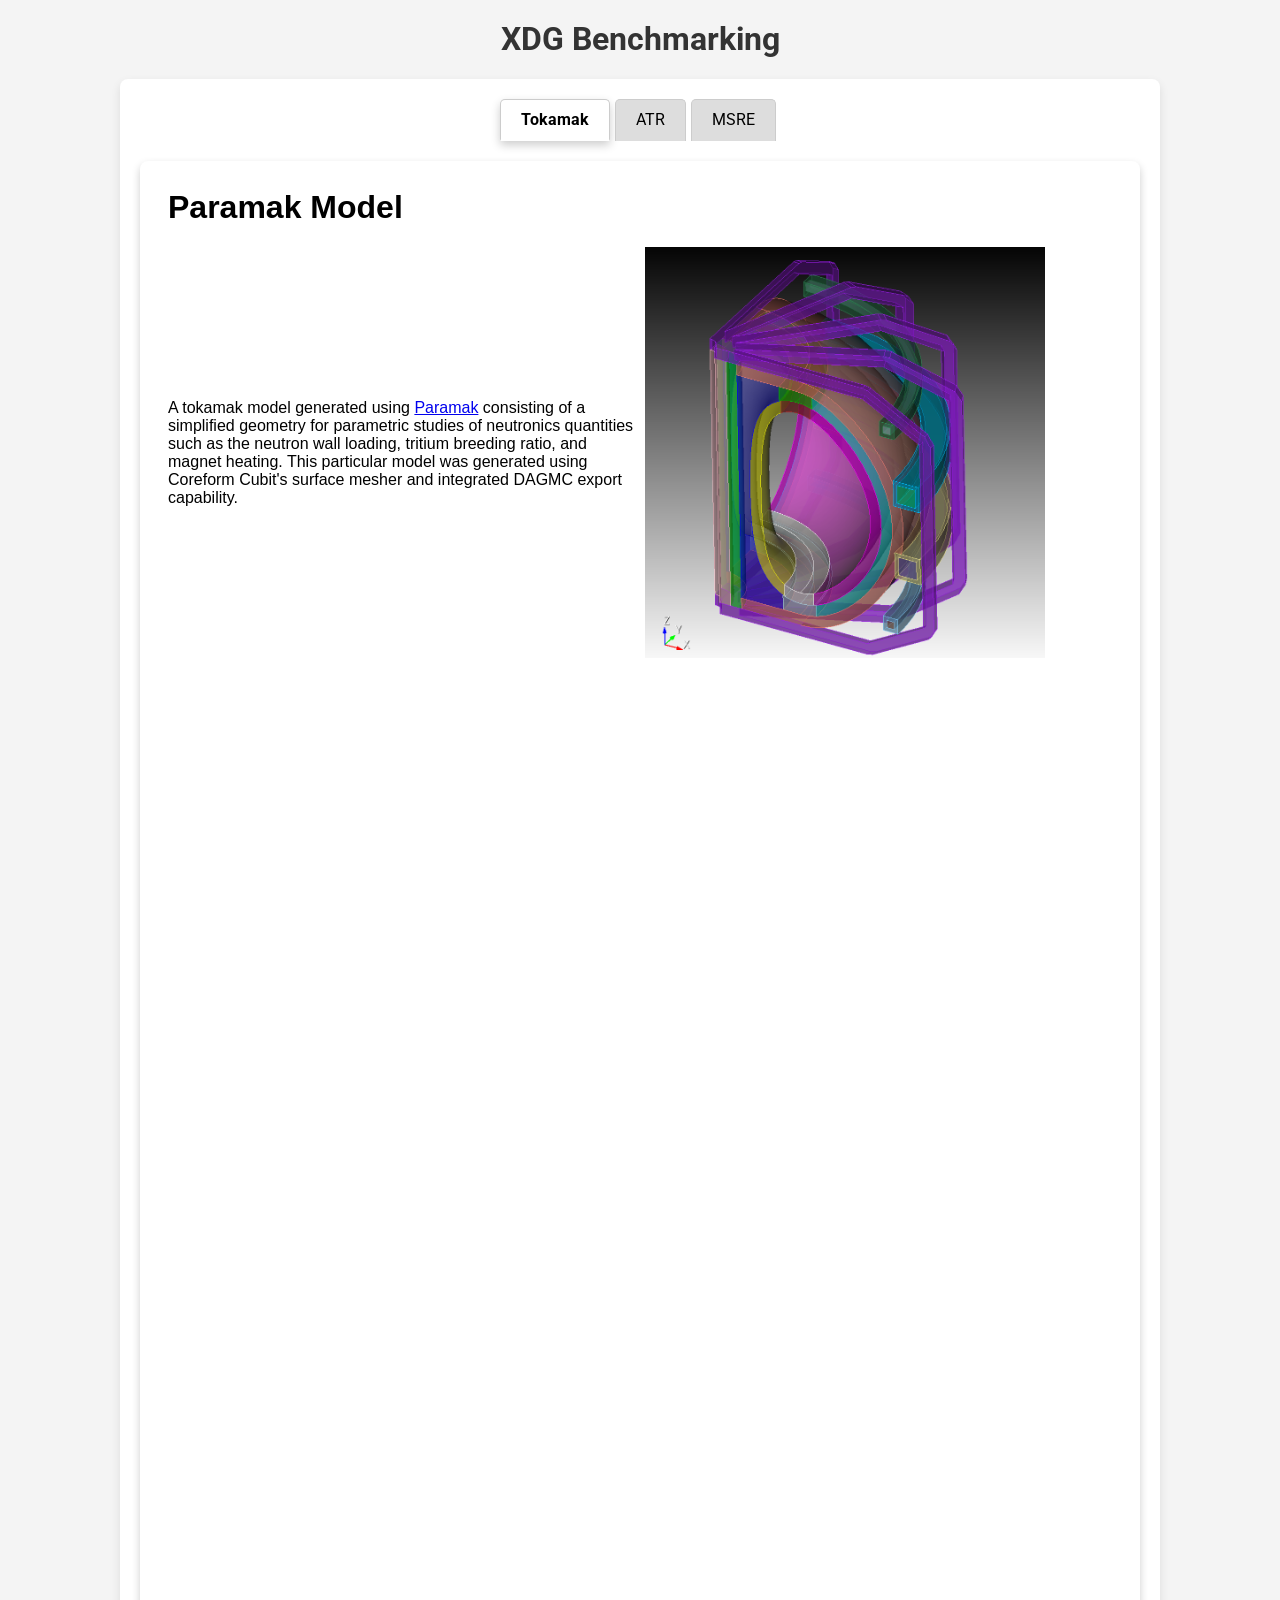
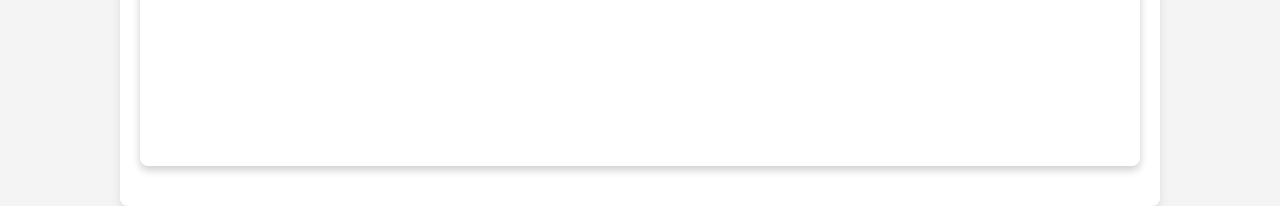
<file: index.html>
<!DOCTYPE html>
<html lang="en">
<head>
    <meta charset="UTF-8">
    <meta name="viewport" content="width=device-width, initial-scale=1.0">
    <title>XDG Benchmarking</title>
    <link rel="icon" type="image/x-icon" href="assets/xdg-favicon.png">
    <!-- Load Roboto font -->
    <link rel="stylesheet" href="https://fonts.googleapis.com/css2?family=Roboto&display=swap" type="text/css">

    <style>
        body {
            font-family: 'Roboto', sans-serif;
            background-color: #f4f4f4;
            margin: 0;
            padding: 0;
            text-align: center;
        }
        h1 {
            color: #333;
            margin-top: 20px;
        }
        .container {
            width: 90%;
            max-width: 1000px;
            margin: auto;
            background: white;
            padding: 20px;
            box-shadow: 0px 4px 10px rgba(0, 0, 0, 0.1);
            border-radius: 8px;
        }
        .tab-container {
            display: flex;
            justify-content: center;
            margin-bottom: 20px;
            flex-wrap: wrap;
        }
        .tab {
            padding: 10px 20px;
            cursor: pointer;
            background: #ddd;
            border: 1px solid #ccc;
            border-bottom: none;
            margin-right: 5px;
            border-radius: 5px 5px 0 0;
            transition: background 0.3s;
        }
        .tab:hover {
            background: #bbb;
        }
        .active-tab {
            background: #fff;
            border-bottom: 2px solid white;
            box-shadow: 0px 4px 10px rgba(0, 0, 0, 0.2);
            font-weight: bold;
        }
        .sub-tab-container {
            display: none;
            margin-top: 10px;
        }
        .tab-content {
            display: none;
        }
        .tab-content.active {
            display: block;
        }
        iframe {
            width: 100%;
            height: 1200px;
            max-height: 120vh;
            border: none;
        }
        #description-frame {
            height: auto;
            min-height: 400px;
            max-height: none;
        }
        .modelDescription {
            font-family: 'Roboto', sans-serif;
        }
    </style>
</head>
<body>

    <h1>XDG Benchmarking</h1>

    <div class="container">
        <!-- Main Category Tabs -->
        <div class="tab-container">
            
                <div class="tab" onclick="openPlot(event, 'dashboards/tokamak_description.html', 'dashboards/tokamak.html')">Tokamak</div>
            
                <div class="tab" onclick="openPlot(event, 'dashboards/atr_description.html', 'dashboards/atr.html')">ATR</div>
            
                <div class="tab" onclick="openPlot(event, 'dashboards/msre_description.html', 'dashboards/msre.html')">MSRE</div>
            
        </div>

        <!-- Plot Content -->
        <div id="plot-container">
        <div style="box-shadow: 0 4px 8px rgba(0,0,0,0.2); background: #fff; padding: 20px; margin: 20px auto; border-radius: 8px;">
            <iframe id="description-frame" src="" style="display: none;"></iframe>
            <iframe id="plot-frame" src="" style="display: none;"></iframe>
        </div>
        </div>
    </div>

    <script>
        function openPlot(event, descSrc, plotSrc) {
            let tabs = document.querySelectorAll('.tab');
            tabs.forEach(tab => tab.classList.remove('active-tab'));
            event.currentTarget.classList.add('active-tab');

            let descFrame = document.getElementById("description-frame");
            descFrame.src = descSrc;
            descFrame.style.display = "block";
            descFrame.onload = function() {
                descFrame.style.height = descFrame.contentWindow.document.body.scrollHeight + 'px';
            };

            let plotFrame = document.getElementById("plot-frame");
            plotFrame.src = plotSrc;
            plotFrame.style.display = "block";
        }

        // Auto-load the first plot when the page loads
        window.onload = function() {
            let firstTab = document.querySelector(".tab");
            if (firstTab) {
                firstTab.click();
            }
        };
    </script>

</body>
</html>
</file>
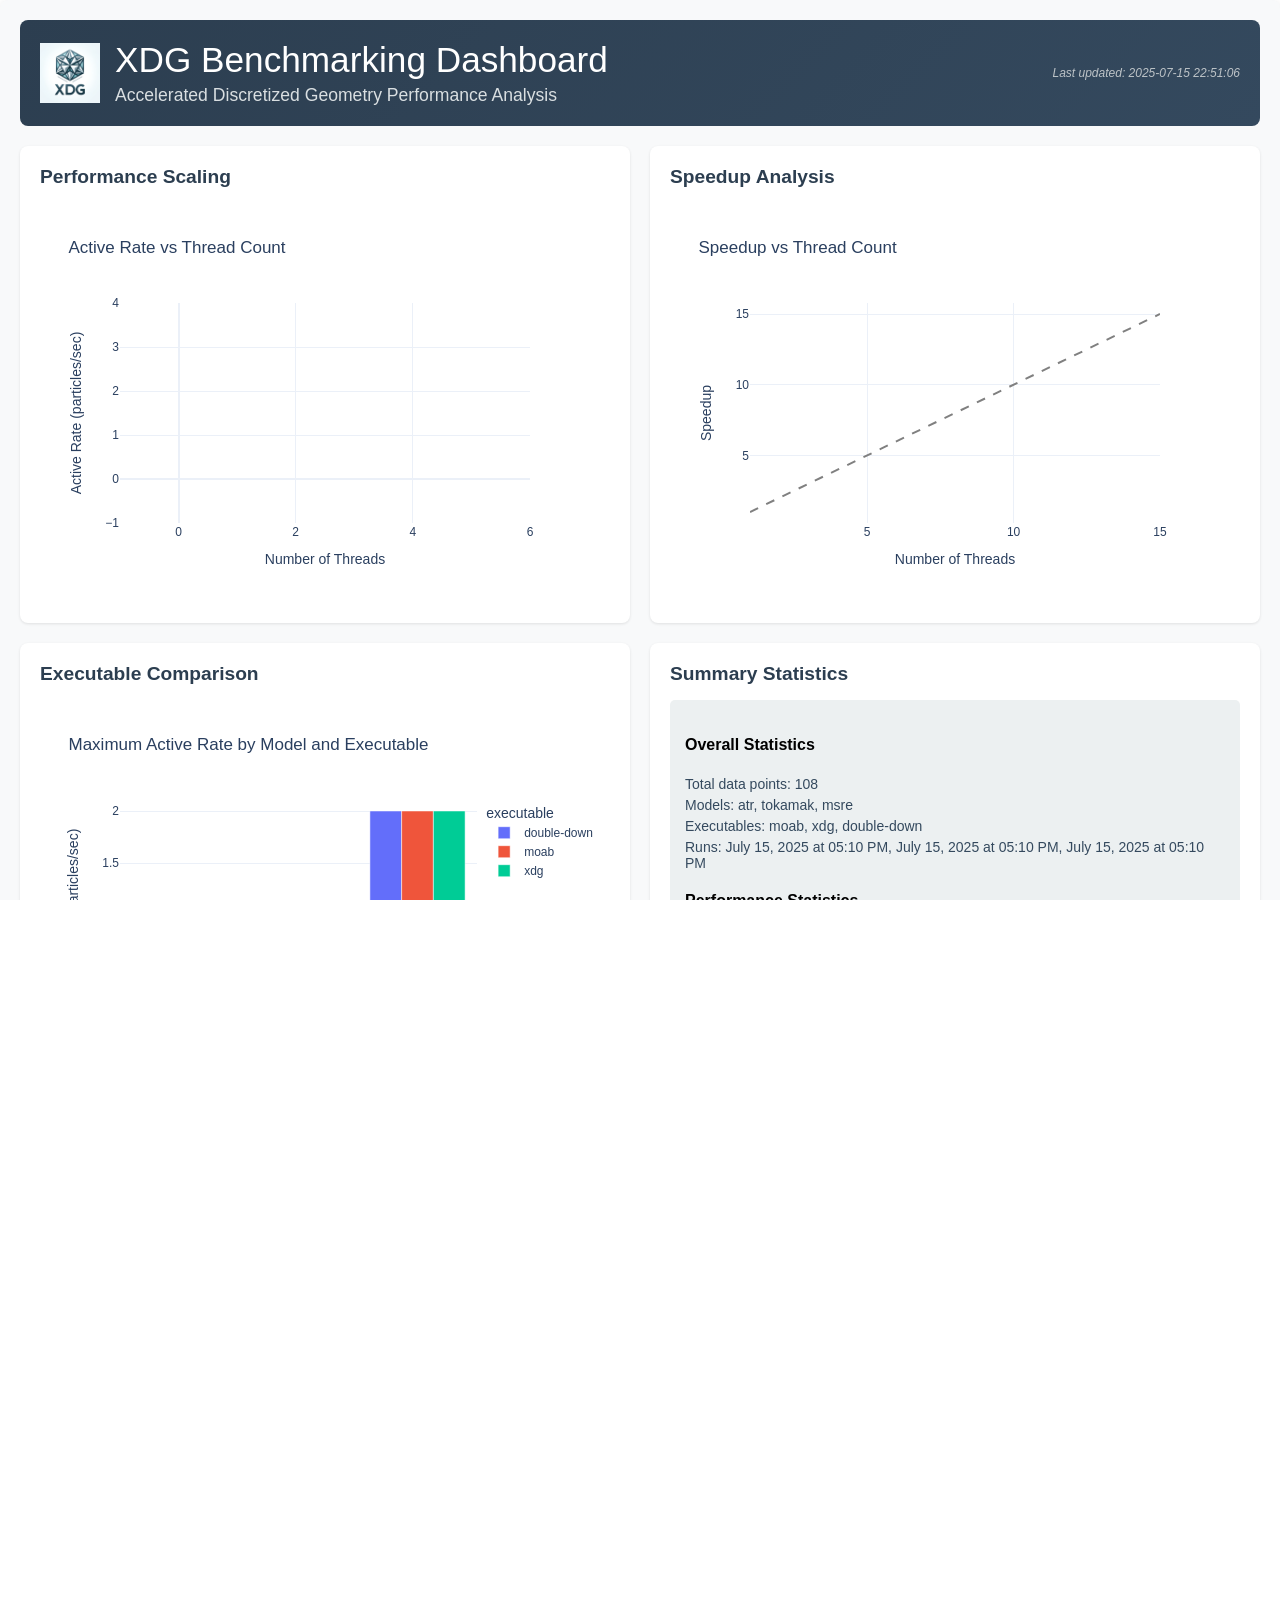
<file: docs/index.html>
<!DOCTYPE html>
<html lang="en">
<head>
    <meta charset="UTF-8">
    <meta name="viewport" content="width=device-width, initial-scale=1.0">
    <title>XDG Benchmarking Dashboard</title>
    <link rel="stylesheet" href="https://cdnjs.cloudflare.com/ajax/libs/font-awesome/6.0.0/css/all.min.css">
    <link rel="stylesheet" href="assets/dashboard.css">
    <script src="https://cdn.plot.ly/plotly-latest.min.js"></script>
</head>
<body>
    <div class="dashboard-container">
        <!-- Header -->
        <div class="dashboard-header">
            <div class="header-left">
                <img src="assets/xdg-logo.png" alt="XDG Logo" class="xdg-logo">
                <div class="header-text">
                    <h1 class="dashboard-title">XDG Benchmarking Dashboard</h1>
                    <p class="dashboard-subtitle">Accelerated Discretized Geometry Performance Analysis</p>
                </div>
            </div>
            <div class="header-controls">
                <div class="last-updated">Last updated: 2025-07-15 22:51:06</div>
            </div>
        </div>

        <!-- Charts -->
        <div class="charts-row">
            <div class="chart-section">
                <h3 class="chart-title">Performance Scaling</h3>
                <div class="chart-container">
                    <div>                            <div id="8202fa68-2a2f-4e55-b457-c24af7f31803" class="plotly-graph-div" style="height:400px; width:100%;"></div>            <script type="text/javascript">                window.PLOTLYENV=window.PLOTLYENV || {};                                if (document.getElementById("8202fa68-2a2f-4e55-b457-c24af7f31803")) {                    Plotly.newPlot(                        "8202fa68-2a2f-4e55-b457-c24af7f31803",                        [{"hovertemplate":"Model: Atr\u003cbr\u003eThreads: %{x}\u003cbr\u003eActive Rate: %{y:.2f}\u003cextra\u003e\u003c\u002fextra\u003e","mode":"lines+markers","name":"MOAB - Atr","x":{"dtype":"i1","bdata":"AQEBBQUFCgoKDw8P"},"y":{"dtype":"f8","bdata":"cT0K16NYdEBxPQrXo1h0QHE9CtejWHRACtejcD1ggUAK16NwPWCBQArXo3A9YIFAPQrXo3BPhkA9CtejcE+GQD0K16NwT4ZArkfhehTWh0CuR+F6FNaHQK5H4XoU1odA"},"type":"scatter"},{"hovertemplate":"Model: Tokamak\u003cbr\u003eThreads: %{x}\u003cbr\u003eActive Rate: %{y:.2f}\u003cextra\u003e\u003c\u002fextra\u003e","mode":"lines+markers","name":"MOAB - Tokamak","x":{"dtype":"i1","bdata":"AQEBBQUFCgoKDw8P"},"y":{"dtype":"f8","bdata":"mpmZmZl\u002fjkCamZmZmX+OQJqZmZmZf45AKVyPwvVNk0ApXI\u002fC9U2TQClcj8L1TZNAZmZmZmaXlkBmZmZmZpeWQGZmZmZml5ZAhetRuB6xlkCF61G4HrGWQIXrUbgesZZA"},"type":"scatter"},{"hovertemplate":"Model: Msre\u003cbr\u003eThreads: %{x}\u003cbr\u003eActive Rate: %{y:.2f}\u003cextra\u003e\u003c\u002fextra\u003e","mode":"lines+markers","name":"MOAB - Msre","x":{"dtype":"i1","bdata":"AQEBBQUFCgoKDw8P"},"y":{"dtype":"f8","bdata":"MzMzMzOTREAzMzMzM5NEQDMzMzMzk0RAMzMzMzOTTUAzMzMzM5NNQDMzMzMzk01ACtejcD0KUUAK16NwPQpRQArXo3A9ClFAMzMzMzODUkAzMzMzM4NSQDMzMzMzg1JA"},"type":"scatter"},{"hovertemplate":"Model: Atr\u003cbr\u003eThreads: %{x}\u003cbr\u003eActive Rate: %{y:.2f}\u003cextra\u003e\u003c\u002fextra\u003e","mode":"lines+markers","name":"XDG - Atr","x":{"dtype":"i1","bdata":"AQEBBQUFCgoKDw8P"},"y":{"dtype":"f8","bdata":"FK5H4XoshEAUrkfheiyEQBSuR+F6LIRAw\u002fUoXI9roUDD9Shcj2uhQMP1KFyPa6FArkfhelRpsECuR+F6VGmwQK5H4XpUabBAcT0K16Myt0BxPQrXozK3QHE9CtejMrdA"},"type":"scatter"},{"hovertemplate":"Model: Tokamak\u003cbr\u003eThreads: %{x}\u003cbr\u003eActive Rate: %{y:.2f}\u003cextra\u003e\u003c\u002fextra\u003e","mode":"lines+markers","name":"XDG - Tokamak","x":{"dtype":"i1","bdata":"AQEBBQUFCgoKDw8P"},"y":{"dtype":"f8","bdata":"XI\u002fC9SjRuEBcj8L1KNG4QFyPwvUo0bhApHA9Cleo0kCkcD0KV6jSQKRwPQpXqNJA4XoUrl834UDhehSuXzfhQOF6FK5fN+FAFK5H4XrE50AUrkfhesTnQBSuR+F6xOdA"},"type":"scatter"},{"hovertemplate":"Model: Msre\u003cbr\u003eThreads: %{x}\u003cbr\u003eActive Rate: %{y:.2f}\u003cextra\u003e\u003c\u002fextra\u003e","mode":"lines+markers","name":"XDG - Msre","x":{"dtype":"i1","bdata":"AQEBBQUFCgoKDw8P"},"y":{"dtype":"f8","bdata":"mpmZmZkdgECamZmZmR2AQJqZmZmZHYBAzczMzMxLlkDNzMzMzEuWQM3MzMzMS5ZAmpmZmRnHo0CamZmZGcejQJqZmZkZx6NA7FG4HgXerEDsUbgeBd6sQOxRuB4F3qxA"},"type":"scatter"},{"hovertemplate":"Model: Atr\u003cbr\u003eThreads: %{x}\u003cbr\u003eActive Rate: %{y:.2f}\u003cextra\u003e\u003c\u002fextra\u003e","mode":"lines+markers","name":"DOUBLE-DOWN - Atr","x":{"dtype":"i1","bdata":"AQEBBQUFCgoKDw8P"},"y":{"dtype":"f8","bdata":"cT0K16PEhEBxPQrXo8SEQHE9CtejxIRAPQrXo3CCoEA9CtejcIKgQD0K16NwgqBArkfhepRtrkCuR+F6lG2uQK5H4XqUba5APQrXozCotkA9CtejMKi2QD0K16MwqLZA"},"type":"scatter"},{"hovertemplate":"Model: Tokamak\u003cbr\u003eThreads: %{x}\u003cbr\u003eActive Rate: %{y:.2f}\u003cextra\u003e\u003c\u002fextra\u003e","mode":"lines+markers","name":"DOUBLE-DOWN - Tokamak","x":{"dtype":"i1","bdata":"AQEBBQUFCgoKDw8P"},"y":{"dtype":"f8","bdata":"SOF6FC5ItkBI4XoULki2QEjhehQuSLZApHA9Cqc20UCkcD0KpzbRQKRwPQqnNtFACtejcL2S30AK16NwvZLfQArXo3C9kt9AKVyPwhVM5UApXI\u002fCFUzlQClcj8IVTOVA"},"type":"scatter"},{"hovertemplate":"Model: Msre\u003cbr\u003eThreads: %{x}\u003cbr\u003eActive Rate: %{y:.2f}\u003cextra\u003e\u003c\u002fextra\u003e","mode":"lines+markers","name":"DOUBLE-DOWN - Msre","x":{"dtype":"i1","bdata":"AQEBBQUFCgoKDw8P"},"y":{"dtype":"f8","bdata":"7FG4HoUHf0DsUbgehQd\u002fQOxRuB6FB39ApHA9Ctc+lUCkcD0K1z6VQKRwPQrXPpVA16NwPYowo0DXo3A9ijCjQNejcD2KMKNAzczMzMwhq0DNzMzMzCGrQM3MzMzMIatA"},"type":"scatter"}],                        {"template":{"data":{"barpolar":[{"marker":{"line":{"color":"white","width":0.5},"pattern":{"fillmode":"overlay","size":10,"solidity":0.2}},"type":"barpolar"}],"bar":[{"error_x":{"color":"#2a3f5f"},"error_y":{"color":"#2a3f5f"},"marker":{"line":{"color":"white","width":0.5},"pattern":{"fillmode":"overlay","size":10,"solidity":0.2}},"type":"bar"}],"carpet":[{"aaxis":{"endlinecolor":"#2a3f5f","gridcolor":"#C8D4E3","linecolor":"#C8D4E3","minorgridcolor":"#C8D4E3","startlinecolor":"#2a3f5f"},"baxis":{"endlinecolor":"#2a3f5f","gridcolor":"#C8D4E3","linecolor":"#C8D4E3","minorgridcolor":"#C8D4E3","startlinecolor":"#2a3f5f"},"type":"carpet"}],"choropleth":[{"colorbar":{"outlinewidth":0,"ticks":""},"type":"choropleth"}],"contourcarpet":[{"colorbar":{"outlinewidth":0,"ticks":""},"type":"contourcarpet"}],"contour":[{"colorbar":{"outlinewidth":0,"ticks":""},"colorscale":[[0.0,"#0d0887"],[0.1111111111111111,"#46039f"],[0.2222222222222222,"#7201a8"],[0.3333333333333333,"#9c179e"],[0.4444444444444444,"#bd3786"],[0.5555555555555556,"#d8576b"],[0.6666666666666666,"#ed7953"],[0.7777777777777778,"#fb9f3a"],[0.8888888888888888,"#fdca26"],[1.0,"#f0f921"]],"type":"contour"}],"heatmap":[{"colorbar":{"outlinewidth":0,"ticks":""},"colorscale":[[0.0,"#0d0887"],[0.1111111111111111,"#46039f"],[0.2222222222222222,"#7201a8"],[0.3333333333333333,"#9c179e"],[0.4444444444444444,"#bd3786"],[0.5555555555555556,"#d8576b"],[0.6666666666666666,"#ed7953"],[0.7777777777777778,"#fb9f3a"],[0.8888888888888888,"#fdca26"],[1.0,"#f0f921"]],"type":"heatmap"}],"histogram2dcontour":[{"colorbar":{"outlinewidth":0,"ticks":""},"colorscale":[[0.0,"#0d0887"],[0.1111111111111111,"#46039f"],[0.2222222222222222,"#7201a8"],[0.3333333333333333,"#9c179e"],[0.4444444444444444,"#bd3786"],[0.5555555555555556,"#d8576b"],[0.6666666666666666,"#ed7953"],[0.7777777777777778,"#fb9f3a"],[0.8888888888888888,"#fdca26"],[1.0,"#f0f921"]],"type":"histogram2dcontour"}],"histogram2d":[{"colorbar":{"outlinewidth":0,"ticks":""},"colorscale":[[0.0,"#0d0887"],[0.1111111111111111,"#46039f"],[0.2222222222222222,"#7201a8"],[0.3333333333333333,"#9c179e"],[0.4444444444444444,"#bd3786"],[0.5555555555555556,"#d8576b"],[0.6666666666666666,"#ed7953"],[0.7777777777777778,"#fb9f3a"],[0.8888888888888888,"#fdca26"],[1.0,"#f0f921"]],"type":"histogram2d"}],"histogram":[{"marker":{"pattern":{"fillmode":"overlay","size":10,"solidity":0.2}},"type":"histogram"}],"mesh3d":[{"colorbar":{"outlinewidth":0,"ticks":""},"type":"mesh3d"}],"parcoords":[{"line":{"colorbar":{"outlinewidth":0,"ticks":""}},"type":"parcoords"}],"pie":[{"automargin":true,"type":"pie"}],"scatter3d":[{"line":{"colorbar":{"outlinewidth":0,"ticks":""}},"marker":{"colorbar":{"outlinewidth":0,"ticks":""}},"type":"scatter3d"}],"scattercarpet":[{"marker":{"colorbar":{"outlinewidth":0,"ticks":""}},"type":"scattercarpet"}],"scattergeo":[{"marker":{"colorbar":{"outlinewidth":0,"ticks":""}},"type":"scattergeo"}],"scattergl":[{"marker":{"colorbar":{"outlinewidth":0,"ticks":""}},"type":"scattergl"}],"scattermapbox":[{"marker":{"colorbar":{"outlinewidth":0,"ticks":""}},"type":"scattermapbox"}],"scattermap":[{"marker":{"colorbar":{"outlinewidth":0,"ticks":""}},"type":"scattermap"}],"scatterpolargl":[{"marker":{"colorbar":{"outlinewidth":0,"ticks":""}},"type":"scatterpolargl"}],"scatterpolar":[{"marker":{"colorbar":{"outlinewidth":0,"ticks":""}},"type":"scatterpolar"}],"scatter":[{"fillpattern":{"fillmode":"overlay","size":10,"solidity":0.2},"type":"scatter"}],"scatterternary":[{"marker":{"colorbar":{"outlinewidth":0,"ticks":""}},"type":"scatterternary"}],"surface":[{"colorbar":{"outlinewidth":0,"ticks":""},"colorscale":[[0.0,"#0d0887"],[0.1111111111111111,"#46039f"],[0.2222222222222222,"#7201a8"],[0.3333333333333333,"#9c179e"],[0.4444444444444444,"#bd3786"],[0.5555555555555556,"#d8576b"],[0.6666666666666666,"#ed7953"],[0.7777777777777778,"#fb9f3a"],[0.8888888888888888,"#fdca26"],[1.0,"#f0f921"]],"type":"surface"}],"table":[{"cells":{"fill":{"color":"#EBF0F8"},"line":{"color":"white"}},"header":{"fill":{"color":"#C8D4E3"},"line":{"color":"white"}},"type":"table"}]},"layout":{"annotationdefaults":{"arrowcolor":"#2a3f5f","arrowhead":0,"arrowwidth":1},"autotypenumbers":"strict","coloraxis":{"colorbar":{"outlinewidth":0,"ticks":""}},"colorscale":{"diverging":[[0,"#8e0152"],[0.1,"#c51b7d"],[0.2,"#de77ae"],[0.3,"#f1b6da"],[0.4,"#fde0ef"],[0.5,"#f7f7f7"],[0.6,"#e6f5d0"],[0.7,"#b8e186"],[0.8,"#7fbc41"],[0.9,"#4d9221"],[1,"#276419"]],"sequential":[[0.0,"#0d0887"],[0.1111111111111111,"#46039f"],[0.2222222222222222,"#7201a8"],[0.3333333333333333,"#9c179e"],[0.4444444444444444,"#bd3786"],[0.5555555555555556,"#d8576b"],[0.6666666666666666,"#ed7953"],[0.7777777777777778,"#fb9f3a"],[0.8888888888888888,"#fdca26"],[1.0,"#f0f921"]],"sequentialminus":[[0.0,"#0d0887"],[0.1111111111111111,"#46039f"],[0.2222222222222222,"#7201a8"],[0.3333333333333333,"#9c179e"],[0.4444444444444444,"#bd3786"],[0.5555555555555556,"#d8576b"],[0.6666666666666666,"#ed7953"],[0.7777777777777778,"#fb9f3a"],[0.8888888888888888,"#fdca26"],[1.0,"#f0f921"]]},"colorway":["#636efa","#EF553B","#00cc96","#ab63fa","#FFA15A","#19d3f3","#FF6692","#B6E880","#FF97FF","#FECB52"],"font":{"color":"#2a3f5f"},"geo":{"bgcolor":"white","lakecolor":"white","landcolor":"white","showlakes":true,"showland":true,"subunitcolor":"#C8D4E3"},"hoverlabel":{"align":"left"},"hovermode":"closest","mapbox":{"style":"light"},"paper_bgcolor":"white","plot_bgcolor":"white","polar":{"angularaxis":{"gridcolor":"#EBF0F8","linecolor":"#EBF0F8","ticks":""},"bgcolor":"white","radialaxis":{"gridcolor":"#EBF0F8","linecolor":"#EBF0F8","ticks":""}},"scene":{"xaxis":{"backgroundcolor":"white","gridcolor":"#DFE8F3","gridwidth":2,"linecolor":"#EBF0F8","showbackground":true,"ticks":"","zerolinecolor":"#EBF0F8"},"yaxis":{"backgroundcolor":"white","gridcolor":"#DFE8F3","gridwidth":2,"linecolor":"#EBF0F8","showbackground":true,"ticks":"","zerolinecolor":"#EBF0F8"},"zaxis":{"backgroundcolor":"white","gridcolor":"#DFE8F3","gridwidth":2,"linecolor":"#EBF0F8","showbackground":true,"ticks":"","zerolinecolor":"#EBF0F8"}},"shapedefaults":{"line":{"color":"#2a3f5f"}},"ternary":{"aaxis":{"gridcolor":"#DFE8F3","linecolor":"#A2B1C6","ticks":""},"baxis":{"gridcolor":"#DFE8F3","linecolor":"#A2B1C6","ticks":""},"bgcolor":"white","caxis":{"gridcolor":"#DFE8F3","linecolor":"#A2B1C6","ticks":""}},"title":{"x":0.05},"xaxis":{"automargin":true,"gridcolor":"#EBF0F8","linecolor":"#EBF0F8","ticks":"","title":{"standoff":15},"zerolinecolor":"#EBF0F8","zerolinewidth":2},"yaxis":{"automargin":true,"gridcolor":"#EBF0F8","linecolor":"#EBF0F8","ticks":"","title":{"standoff":15},"zerolinecolor":"#EBF0F8","zerolinewidth":2}}},"title":{"text":"Active Rate vs Thread Count"},"xaxis":{"title":{"text":"Number of Threads"}},"yaxis":{"title":{"text":"Active Rate (particles\u002fsec)"}},"hovermode":"x unified","height":400},                        {"responsive": true}                    )                };            </script>        </div>
                </div>
            </div>

            <div class="chart-section">
                <h3 class="chart-title">Speedup Analysis</h3>
                <div class="chart-container">
                    <div>                            <div id="be54da18-09c3-4caf-a5bd-1e5f5ecf6c2d" class="plotly-graph-div" style="height:400px; width:100%;"></div>            <script type="text/javascript">                window.PLOTLYENV=window.PLOTLYENV || {};                                if (document.getElementById("be54da18-09c3-4caf-a5bd-1e5f5ecf6c2d")) {                    Plotly.newPlot(                        "be54da18-09c3-4caf-a5bd-1e5f5ecf6c2d",                        [{"hovertemplate":"Model: Atr\u003cbr\u003eThreads: %{x}\u003cbr\u003eSpeedup: %{y:.2f}\u003cextra\u003e\u003c\u002fextra\u003e","mode":"lines+markers","name":"MOAB - Atr","x":{"dtype":"i1","bdata":"AQEBBQUFCgoKDw8P"},"y":{"dtype":"f8","bdata":"AAAAAAAA8D8AAAAAAADwPwAAAAAAAPA\u002fYH+pixBU+z9gf6mLEFT7P2B\u002fqYsQVPs\u002f\u002fqPxDGWLAUD+o\u002fEMZYsBQP6j8QxliwFAXfDZo5a+AkBd8Nmjlr4CQF3w2aOWvgJA"},"type":"scatter"},{"hovertemplate":"Model: Tokamak\u003cbr\u003eThreads: %{x}\u003cbr\u003eSpeedup: %{y:.2f}\u003cextra\u003e\u003c\u002fextra\u003e","mode":"lines+markers","name":"MOAB - Tokamak","x":{"dtype":"i1","bdata":"AQEBBQUFCgoKDw8P"},"y":{"dtype":"f8","bdata":"AAAAAAAA8D8AAAAAAADwPwAAAAAAAPA\u002fXH+i2UVB9D9cf6LZRUH0P1x\u002fotlFQfQ\u002ffzWv7yO09z9\u002fNa\u002fvI7T3P381r+8jtPc\u002f9TPgbSDP9z\u002f1M+BtIM\u002f3P\u002fUz4G0gz\u002fc\u002f"},"type":"scatter"},{"hovertemplate":"Model: Msre\u003cbr\u003eThreads: %{x}\u003cbr\u003eSpeedup: %{y:.2f}\u003cextra\u003e\u003c\u002fextra\u003e","mode":"lines+markers","name":"MOAB - Msre","x":{"dtype":"i1","bdata":"AQEBBQUFCgoKDw8P"},"y":{"dtype":"f8","bdata":"AAAAAAAA8D8AAAAAAADwPwAAAAAAAPA\u002fWbWPXrD\u002f9j9ZtY9esP\u002f2P1m1j16w\u002f\u002fY\u002fUOU+X4eA+j9Q5T5fh4D6P1DlPl+HgPo\u002fNyL+Kc\u002fK\u002fD83Iv4pz8r8Pzci\u002finPyvw\u002f"},"type":"scatter"},{"hovertemplate":"Model: Atr\u003cbr\u003eThreads: %{x}\u003cbr\u003eSpeedup: %{y:.2f}\u003cextra\u003e\u003c\u002fextra\u003e","mode":"lines+markers","name":"XDG - Atr","x":{"dtype":"i1","bdata":"AQEBBQUFCgoKDw8P"},"y":{"dtype":"f8","bdata":"AAAAAAAA8D8AAAAAAADwPwAAAAAAAPA\u002fi14ojdehC0CLXiiN16ELQIteKI3XoQtAHKrUgzsIGkAcqtSDOwgaQByq1IM7CBpAN5gMcv5lIkA3mAxy\u002fmUiQDeYDHL+ZSJA"},"type":"scatter"},{"hovertemplate":"Model: Tokamak\u003cbr\u003eThreads: %{x}\u003cbr\u003eSpeedup: %{y:.2f}\u003cextra\u003e\u003c\u002fextra\u003e","mode":"lines+markers","name":"XDG - Tokamak","x":{"dtype":"i1","bdata":"AQEBBQUFCgoKDw8P"},"y":{"dtype":"f8","bdata":"AAAAAAAA8D8AAAAAAADwPwAAAAAAAPA\u002fMWEpM8oOCEAxYSkzyg4IQDFhKTPKDghAkrAa9QczFkCSsBr1BzMWQJKwGvUHMxZAmZwi1o2lHkCZnCLWjaUeQJmcItaNpR5A"},"type":"scatter"},{"hovertemplate":"Model: Msre\u003cbr\u003eThreads: %{x}\u003cbr\u003eSpeedup: %{y:.2f}\u003cextra\u003e\u003c\u002fextra\u003e","mode":"lines+markers","name":"XDG - Msre","x":{"dtype":"i1","bdata":"AQEBBQUFCgoKDw8P"},"y":{"dtype":"f8","bdata":"AAAAAAAA8D8AAAAAAADwPwAAAAAAAPA\u002frgKCIdkiBkCuAoIh2SIGQK4CgiHZIgZAoLCSEcaiE0CgsJIRxqITQKCwkhHGohNAZEkgrP+oHEBkSSCs\u002f6gcQGRJIKz\u002fqBxA"},"type":"scatter"},{"hovertemplate":"Model: Atr\u003cbr\u003eThreads: %{x}\u003cbr\u003eSpeedup: %{y:.2f}\u003cextra\u003e\u003c\u002fextra\u003e","mode":"lines+markers","name":"DOUBLE-DOWN - Atr","x":{"dtype":"i1","bdata":"AQEBBQUFCgoKDw8P"},"y":{"dtype":"f8","bdata":"AAAAAAAA8D8AAAAAAADwPwAAAAAAAPA\u002fNE8z7DFwCUA0TzPsMXAJQDRPM+wxcAlAoeH9Xi5xF0Ch4f1eLnEXQKHh\u002fV4ucRdAPk8aTYh0IUA+TxpNiHQhQD5PGk2IdCFA"},"type":"scatter"},{"hovertemplate":"Model: Tokamak\u003cbr\u003eThreads: %{x}\u003cbr\u003eSpeedup: %{y:.2f}\u003cextra\u003e\u003c\u002fextra\u003e","mode":"lines+markers","name":"DOUBLE-DOWN - Tokamak","x":{"dtype":"i1","bdata":"AQEBBQUFCgoKDw8P"},"y":{"dtype":"f8","bdata":"AAAAAAAA8D8AAAAAAADwPwAAAAAAAPA\u002fk6FvsJG4CECToW+wkbgIQJOhb7CRuAhAwFJl7PirFkDAUmXs+KsWQMBSZez4qxZAMlVK0vSVHkAyVUrS9JUeQDJVStL0lR5A"},"type":"scatter"},{"hovertemplate":"Model: Msre\u003cbr\u003eThreads: %{x}\u003cbr\u003eSpeedup: %{y:.2f}\u003cextra\u003e\u003c\u002fextra\u003e","mode":"lines+markers","name":"DOUBLE-DOWN - Msre","x":{"dtype":"i1","bdata":"AQEBBQUFCgoKDw8P"},"y":{"dtype":"f8","bdata":"AAAAAAAA8D8AAAAAAADwPwAAAAAAAPA\u002fNOYktPjoBUA05iS0+OgFQDTmJLT46AVA5OEgWTXKE0Dk4SBZNcoTQOThIFk1yhNAXXHRChL7G0BdcdEKEvsbQF1x0QoS+xtA"},"type":"scatter"},{"hovertemplate":"Threads: %{x}\u003cbr\u003eIdeal Speedup: %{y}\u003cextra\u003e\u003c\u002fextra\u003e","line":{"color":"gray","dash":"dash"},"mode":"lines","name":"Ideal Speedup","x":[1,15],"y":[1,15],"type":"scatter"}],                        {"template":{"data":{"barpolar":[{"marker":{"line":{"color":"white","width":0.5},"pattern":{"fillmode":"overlay","size":10,"solidity":0.2}},"type":"barpolar"}],"bar":[{"error_x":{"color":"#2a3f5f"},"error_y":{"color":"#2a3f5f"},"marker":{"line":{"color":"white","width":0.5},"pattern":{"fillmode":"overlay","size":10,"solidity":0.2}},"type":"bar"}],"carpet":[{"aaxis":{"endlinecolor":"#2a3f5f","gridcolor":"#C8D4E3","linecolor":"#C8D4E3","minorgridcolor":"#C8D4E3","startlinecolor":"#2a3f5f"},"baxis":{"endlinecolor":"#2a3f5f","gridcolor":"#C8D4E3","linecolor":"#C8D4E3","minorgridcolor":"#C8D4E3","startlinecolor":"#2a3f5f"},"type":"carpet"}],"choropleth":[{"colorbar":{"outlinewidth":0,"ticks":""},"type":"choropleth"}],"contourcarpet":[{"colorbar":{"outlinewidth":0,"ticks":""},"type":"contourcarpet"}],"contour":[{"colorbar":{"outlinewidth":0,"ticks":""},"colorscale":[[0.0,"#0d0887"],[0.1111111111111111,"#46039f"],[0.2222222222222222,"#7201a8"],[0.3333333333333333,"#9c179e"],[0.4444444444444444,"#bd3786"],[0.5555555555555556,"#d8576b"],[0.6666666666666666,"#ed7953"],[0.7777777777777778,"#fb9f3a"],[0.8888888888888888,"#fdca26"],[1.0,"#f0f921"]],"type":"contour"}],"heatmap":[{"colorbar":{"outlinewidth":0,"ticks":""},"colorscale":[[0.0,"#0d0887"],[0.1111111111111111,"#46039f"],[0.2222222222222222,"#7201a8"],[0.3333333333333333,"#9c179e"],[0.4444444444444444,"#bd3786"],[0.5555555555555556,"#d8576b"],[0.6666666666666666,"#ed7953"],[0.7777777777777778,"#fb9f3a"],[0.8888888888888888,"#fdca26"],[1.0,"#f0f921"]],"type":"heatmap"}],"histogram2dcontour":[{"colorbar":{"outlinewidth":0,"ticks":""},"colorscale":[[0.0,"#0d0887"],[0.1111111111111111,"#46039f"],[0.2222222222222222,"#7201a8"],[0.3333333333333333,"#9c179e"],[0.4444444444444444,"#bd3786"],[0.5555555555555556,"#d8576b"],[0.6666666666666666,"#ed7953"],[0.7777777777777778,"#fb9f3a"],[0.8888888888888888,"#fdca26"],[1.0,"#f0f921"]],"type":"histogram2dcontour"}],"histogram2d":[{"colorbar":{"outlinewidth":0,"ticks":""},"colorscale":[[0.0,"#0d0887"],[0.1111111111111111,"#46039f"],[0.2222222222222222,"#7201a8"],[0.3333333333333333,"#9c179e"],[0.4444444444444444,"#bd3786"],[0.5555555555555556,"#d8576b"],[0.6666666666666666,"#ed7953"],[0.7777777777777778,"#fb9f3a"],[0.8888888888888888,"#fdca26"],[1.0,"#f0f921"]],"type":"histogram2d"}],"histogram":[{"marker":{"pattern":{"fillmode":"overlay","size":10,"solidity":0.2}},"type":"histogram"}],"mesh3d":[{"colorbar":{"outlinewidth":0,"ticks":""},"type":"mesh3d"}],"parcoords":[{"line":{"colorbar":{"outlinewidth":0,"ticks":""}},"type":"parcoords"}],"pie":[{"automargin":true,"type":"pie"}],"scatter3d":[{"line":{"colorbar":{"outlinewidth":0,"ticks":""}},"marker":{"colorbar":{"outlinewidth":0,"ticks":""}},"type":"scatter3d"}],"scattercarpet":[{"marker":{"colorbar":{"outlinewidth":0,"ticks":""}},"type":"scattercarpet"}],"scattergeo":[{"marker":{"colorbar":{"outlinewidth":0,"ticks":""}},"type":"scattergeo"}],"scattergl":[{"marker":{"colorbar":{"outlinewidth":0,"ticks":""}},"type":"scattergl"}],"scattermapbox":[{"marker":{"colorbar":{"outlinewidth":0,"ticks":""}},"type":"scattermapbox"}],"scattermap":[{"marker":{"colorbar":{"outlinewidth":0,"ticks":""}},"type":"scattermap"}],"scatterpolargl":[{"marker":{"colorbar":{"outlinewidth":0,"ticks":""}},"type":"scatterpolargl"}],"scatterpolar":[{"marker":{"colorbar":{"outlinewidth":0,"ticks":""}},"type":"scatterpolar"}],"scatter":[{"fillpattern":{"fillmode":"overlay","size":10,"solidity":0.2},"type":"scatter"}],"scatterternary":[{"marker":{"colorbar":{"outlinewidth":0,"ticks":""}},"type":"scatterternary"}],"surface":[{"colorbar":{"outlinewidth":0,"ticks":""},"colorscale":[[0.0,"#0d0887"],[0.1111111111111111,"#46039f"],[0.2222222222222222,"#7201a8"],[0.3333333333333333,"#9c179e"],[0.4444444444444444,"#bd3786"],[0.5555555555555556,"#d8576b"],[0.6666666666666666,"#ed7953"],[0.7777777777777778,"#fb9f3a"],[0.8888888888888888,"#fdca26"],[1.0,"#f0f921"]],"type":"surface"}],"table":[{"cells":{"fill":{"color":"#EBF0F8"},"line":{"color":"white"}},"header":{"fill":{"color":"#C8D4E3"},"line":{"color":"white"}},"type":"table"}]},"layout":{"annotationdefaults":{"arrowcolor":"#2a3f5f","arrowhead":0,"arrowwidth":1},"autotypenumbers":"strict","coloraxis":{"colorbar":{"outlinewidth":0,"ticks":""}},"colorscale":{"diverging":[[0,"#8e0152"],[0.1,"#c51b7d"],[0.2,"#de77ae"],[0.3,"#f1b6da"],[0.4,"#fde0ef"],[0.5,"#f7f7f7"],[0.6,"#e6f5d0"],[0.7,"#b8e186"],[0.8,"#7fbc41"],[0.9,"#4d9221"],[1,"#276419"]],"sequential":[[0.0,"#0d0887"],[0.1111111111111111,"#46039f"],[0.2222222222222222,"#7201a8"],[0.3333333333333333,"#9c179e"],[0.4444444444444444,"#bd3786"],[0.5555555555555556,"#d8576b"],[0.6666666666666666,"#ed7953"],[0.7777777777777778,"#fb9f3a"],[0.8888888888888888,"#fdca26"],[1.0,"#f0f921"]],"sequentialminus":[[0.0,"#0d0887"],[0.1111111111111111,"#46039f"],[0.2222222222222222,"#7201a8"],[0.3333333333333333,"#9c179e"],[0.4444444444444444,"#bd3786"],[0.5555555555555556,"#d8576b"],[0.6666666666666666,"#ed7953"],[0.7777777777777778,"#fb9f3a"],[0.8888888888888888,"#fdca26"],[1.0,"#f0f921"]]},"colorway":["#636efa","#EF553B","#00cc96","#ab63fa","#FFA15A","#19d3f3","#FF6692","#B6E880","#FF97FF","#FECB52"],"font":{"color":"#2a3f5f"},"geo":{"bgcolor":"white","lakecolor":"white","landcolor":"white","showlakes":true,"showland":true,"subunitcolor":"#C8D4E3"},"hoverlabel":{"align":"left"},"hovermode":"closest","mapbox":{"style":"light"},"paper_bgcolor":"white","plot_bgcolor":"white","polar":{"angularaxis":{"gridcolor":"#EBF0F8","linecolor":"#EBF0F8","ticks":""},"bgcolor":"white","radialaxis":{"gridcolor":"#EBF0F8","linecolor":"#EBF0F8","ticks":""}},"scene":{"xaxis":{"backgroundcolor":"white","gridcolor":"#DFE8F3","gridwidth":2,"linecolor":"#EBF0F8","showbackground":true,"ticks":"","zerolinecolor":"#EBF0F8"},"yaxis":{"backgroundcolor":"white","gridcolor":"#DFE8F3","gridwidth":2,"linecolor":"#EBF0F8","showbackground":true,"ticks":"","zerolinecolor":"#EBF0F8"},"zaxis":{"backgroundcolor":"white","gridcolor":"#DFE8F3","gridwidth":2,"linecolor":"#EBF0F8","showbackground":true,"ticks":"","zerolinecolor":"#EBF0F8"}},"shapedefaults":{"line":{"color":"#2a3f5f"}},"ternary":{"aaxis":{"gridcolor":"#DFE8F3","linecolor":"#A2B1C6","ticks":""},"baxis":{"gridcolor":"#DFE8F3","linecolor":"#A2B1C6","ticks":""},"bgcolor":"white","caxis":{"gridcolor":"#DFE8F3","linecolor":"#A2B1C6","ticks":""}},"title":{"x":0.05},"xaxis":{"automargin":true,"gridcolor":"#EBF0F8","linecolor":"#EBF0F8","ticks":"","title":{"standoff":15},"zerolinecolor":"#EBF0F8","zerolinewidth":2},"yaxis":{"automargin":true,"gridcolor":"#EBF0F8","linecolor":"#EBF0F8","ticks":"","title":{"standoff":15},"zerolinecolor":"#EBF0F8","zerolinewidth":2}}},"title":{"text":"Speedup vs Thread Count"},"xaxis":{"title":{"text":"Number of Threads"}},"yaxis":{"title":{"text":"Speedup"}},"hovermode":"x unified","height":400},                        {"responsive": true}                    )                };            </script>        </div>
                </div>
            </div>
        </div>

        <div class="charts-row">
            <div class="chart-section">
                <h3 class="chart-title">Executable Comparison</h3>
                <div class="chart-container">
                    <div>                            <div id="0531c84a-0ae6-482a-be08-4661305fbe00" class="plotly-graph-div" style="height:400px; width:100%;"></div>            <script type="text/javascript">                window.PLOTLYENV=window.PLOTLYENV || {};                                if (document.getElementById("0531c84a-0ae6-482a-be08-4661305fbe00")) {                    Plotly.newPlot(                        "0531c84a-0ae6-482a-be08-4661305fbe00",                        [{"alignmentgroup":"True","hovertemplate":"executable=double-down\u003cbr\u003emodel=%{x}\u003cbr\u003eactive_rate=%{y}\u003cextra\u003e\u003c\u002fextra\u003e","legendgroup":"double-down","marker":{"color":"#636efa","pattern":{"shape":""}},"name":"double-down","offsetgroup":"double-down","orientation":"v","showlegend":true,"textposition":"auto","x":["atr","msre","tokamak"],"xaxis":"x","y":{"dtype":"f8","bdata":"PQrXozCotkDNzMzMzCGrQClcj8IVTOVA"},"yaxis":"y","type":"bar"},{"alignmentgroup":"True","hovertemplate":"executable=moab\u003cbr\u003emodel=%{x}\u003cbr\u003eactive_rate=%{y}\u003cextra\u003e\u003c\u002fextra\u003e","legendgroup":"moab","marker":{"color":"#EF553B","pattern":{"shape":""}},"name":"moab","offsetgroup":"moab","orientation":"v","showlegend":true,"textposition":"auto","x":["atr","msre","tokamak"],"xaxis":"x","y":{"dtype":"f8","bdata":"rkfhehTWh0AzMzMzM4NSQIXrUbgesZZA"},"yaxis":"y","type":"bar"},{"alignmentgroup":"True","hovertemplate":"executable=xdg\u003cbr\u003emodel=%{x}\u003cbr\u003eactive_rate=%{y}\u003cextra\u003e\u003c\u002fextra\u003e","legendgroup":"xdg","marker":{"color":"#00cc96","pattern":{"shape":""}},"name":"xdg","offsetgroup":"xdg","orientation":"v","showlegend":true,"textposition":"auto","x":["atr","msre","tokamak"],"xaxis":"x","y":{"dtype":"f8","bdata":"cT0K16Myt0DsUbgeBd6sQBSuR+F6xOdA"},"yaxis":"y","type":"bar"}],                        {"template":{"data":{"barpolar":[{"marker":{"line":{"color":"white","width":0.5},"pattern":{"fillmode":"overlay","size":10,"solidity":0.2}},"type":"barpolar"}],"bar":[{"error_x":{"color":"#2a3f5f"},"error_y":{"color":"#2a3f5f"},"marker":{"line":{"color":"white","width":0.5},"pattern":{"fillmode":"overlay","size":10,"solidity":0.2}},"type":"bar"}],"carpet":[{"aaxis":{"endlinecolor":"#2a3f5f","gridcolor":"#C8D4E3","linecolor":"#C8D4E3","minorgridcolor":"#C8D4E3","startlinecolor":"#2a3f5f"},"baxis":{"endlinecolor":"#2a3f5f","gridcolor":"#C8D4E3","linecolor":"#C8D4E3","minorgridcolor":"#C8D4E3","startlinecolor":"#2a3f5f"},"type":"carpet"}],"choropleth":[{"colorbar":{"outlinewidth":0,"ticks":""},"type":"choropleth"}],"contourcarpet":[{"colorbar":{"outlinewidth":0,"ticks":""},"type":"contourcarpet"}],"contour":[{"colorbar":{"outlinewidth":0,"ticks":""},"colorscale":[[0.0,"#0d0887"],[0.1111111111111111,"#46039f"],[0.2222222222222222,"#7201a8"],[0.3333333333333333,"#9c179e"],[0.4444444444444444,"#bd3786"],[0.5555555555555556,"#d8576b"],[0.6666666666666666,"#ed7953"],[0.7777777777777778,"#fb9f3a"],[0.8888888888888888,"#fdca26"],[1.0,"#f0f921"]],"type":"contour"}],"heatmap":[{"colorbar":{"outlinewidth":0,"ticks":""},"colorscale":[[0.0,"#0d0887"],[0.1111111111111111,"#46039f"],[0.2222222222222222,"#7201a8"],[0.3333333333333333,"#9c179e"],[0.4444444444444444,"#bd3786"],[0.5555555555555556,"#d8576b"],[0.6666666666666666,"#ed7953"],[0.7777777777777778,"#fb9f3a"],[0.8888888888888888,"#fdca26"],[1.0,"#f0f921"]],"type":"heatmap"}],"histogram2dcontour":[{"colorbar":{"outlinewidth":0,"ticks":""},"colorscale":[[0.0,"#0d0887"],[0.1111111111111111,"#46039f"],[0.2222222222222222,"#7201a8"],[0.3333333333333333,"#9c179e"],[0.4444444444444444,"#bd3786"],[0.5555555555555556,"#d8576b"],[0.6666666666666666,"#ed7953"],[0.7777777777777778,"#fb9f3a"],[0.8888888888888888,"#fdca26"],[1.0,"#f0f921"]],"type":"histogram2dcontour"}],"histogram2d":[{"colorbar":{"outlinewidth":0,"ticks":""},"colorscale":[[0.0,"#0d0887"],[0.1111111111111111,"#46039f"],[0.2222222222222222,"#7201a8"],[0.3333333333333333,"#9c179e"],[0.4444444444444444,"#bd3786"],[0.5555555555555556,"#d8576b"],[0.6666666666666666,"#ed7953"],[0.7777777777777778,"#fb9f3a"],[0.8888888888888888,"#fdca26"],[1.0,"#f0f921"]],"type":"histogram2d"}],"histogram":[{"marker":{"pattern":{"fillmode":"overlay","size":10,"solidity":0.2}},"type":"histogram"}],"mesh3d":[{"colorbar":{"outlinewidth":0,"ticks":""},"type":"mesh3d"}],"parcoords":[{"line":{"colorbar":{"outlinewidth":0,"ticks":""}},"type":"parcoords"}],"pie":[{"automargin":true,"type":"pie"}],"scatter3d":[{"line":{"colorbar":{"outlinewidth":0,"ticks":""}},"marker":{"colorbar":{"outlinewidth":0,"ticks":""}},"type":"scatter3d"}],"scattercarpet":[{"marker":{"colorbar":{"outlinewidth":0,"ticks":""}},"type":"scattercarpet"}],"scattergeo":[{"marker":{"colorbar":{"outlinewidth":0,"ticks":""}},"type":"scattergeo"}],"scattergl":[{"marker":{"colorbar":{"outlinewidth":0,"ticks":""}},"type":"scattergl"}],"scattermapbox":[{"marker":{"colorbar":{"outlinewidth":0,"ticks":""}},"type":"scattermapbox"}],"scattermap":[{"marker":{"colorbar":{"outlinewidth":0,"ticks":""}},"type":"scattermap"}],"scatterpolargl":[{"marker":{"colorbar":{"outlinewidth":0,"ticks":""}},"type":"scatterpolargl"}],"scatterpolar":[{"marker":{"colorbar":{"outlinewidth":0,"ticks":""}},"type":"scatterpolar"}],"scatter":[{"fillpattern":{"fillmode":"overlay","size":10,"solidity":0.2},"type":"scatter"}],"scatterternary":[{"marker":{"colorbar":{"outlinewidth":0,"ticks":""}},"type":"scatterternary"}],"surface":[{"colorbar":{"outlinewidth":0,"ticks":""},"colorscale":[[0.0,"#0d0887"],[0.1111111111111111,"#46039f"],[0.2222222222222222,"#7201a8"],[0.3333333333333333,"#9c179e"],[0.4444444444444444,"#bd3786"],[0.5555555555555556,"#d8576b"],[0.6666666666666666,"#ed7953"],[0.7777777777777778,"#fb9f3a"],[0.8888888888888888,"#fdca26"],[1.0,"#f0f921"]],"type":"surface"}],"table":[{"cells":{"fill":{"color":"#EBF0F8"},"line":{"color":"white"}},"header":{"fill":{"color":"#C8D4E3"},"line":{"color":"white"}},"type":"table"}]},"layout":{"annotationdefaults":{"arrowcolor":"#2a3f5f","arrowhead":0,"arrowwidth":1},"autotypenumbers":"strict","coloraxis":{"colorbar":{"outlinewidth":0,"ticks":""}},"colorscale":{"diverging":[[0,"#8e0152"],[0.1,"#c51b7d"],[0.2,"#de77ae"],[0.3,"#f1b6da"],[0.4,"#fde0ef"],[0.5,"#f7f7f7"],[0.6,"#e6f5d0"],[0.7,"#b8e186"],[0.8,"#7fbc41"],[0.9,"#4d9221"],[1,"#276419"]],"sequential":[[0.0,"#0d0887"],[0.1111111111111111,"#46039f"],[0.2222222222222222,"#7201a8"],[0.3333333333333333,"#9c179e"],[0.4444444444444444,"#bd3786"],[0.5555555555555556,"#d8576b"],[0.6666666666666666,"#ed7953"],[0.7777777777777778,"#fb9f3a"],[0.8888888888888888,"#fdca26"],[1.0,"#f0f921"]],"sequentialminus":[[0.0,"#0d0887"],[0.1111111111111111,"#46039f"],[0.2222222222222222,"#7201a8"],[0.3333333333333333,"#9c179e"],[0.4444444444444444,"#bd3786"],[0.5555555555555556,"#d8576b"],[0.6666666666666666,"#ed7953"],[0.7777777777777778,"#fb9f3a"],[0.8888888888888888,"#fdca26"],[1.0,"#f0f921"]]},"colorway":["#636efa","#EF553B","#00cc96","#ab63fa","#FFA15A","#19d3f3","#FF6692","#B6E880","#FF97FF","#FECB52"],"font":{"color":"#2a3f5f"},"geo":{"bgcolor":"white","lakecolor":"white","landcolor":"white","showlakes":true,"showland":true,"subunitcolor":"#C8D4E3"},"hoverlabel":{"align":"left"},"hovermode":"closest","mapbox":{"style":"light"},"paper_bgcolor":"white","plot_bgcolor":"white","polar":{"angularaxis":{"gridcolor":"#EBF0F8","linecolor":"#EBF0F8","ticks":""},"bgcolor":"white","radialaxis":{"gridcolor":"#EBF0F8","linecolor":"#EBF0F8","ticks":""}},"scene":{"xaxis":{"backgroundcolor":"white","gridcolor":"#DFE8F3","gridwidth":2,"linecolor":"#EBF0F8","showbackground":true,"ticks":"","zerolinecolor":"#EBF0F8"},"yaxis":{"backgroundcolor":"white","gridcolor":"#DFE8F3","gridwidth":2,"linecolor":"#EBF0F8","showbackground":true,"ticks":"","zerolinecolor":"#EBF0F8"},"zaxis":{"backgroundcolor":"white","gridcolor":"#DFE8F3","gridwidth":2,"linecolor":"#EBF0F8","showbackground":true,"ticks":"","zerolinecolor":"#EBF0F8"}},"shapedefaults":{"line":{"color":"#2a3f5f"}},"ternary":{"aaxis":{"gridcolor":"#DFE8F3","linecolor":"#A2B1C6","ticks":""},"baxis":{"gridcolor":"#DFE8F3","linecolor":"#A2B1C6","ticks":""},"bgcolor":"white","caxis":{"gridcolor":"#DFE8F3","linecolor":"#A2B1C6","ticks":""}},"title":{"x":0.05},"xaxis":{"automargin":true,"gridcolor":"#EBF0F8","linecolor":"#EBF0F8","ticks":"","title":{"standoff":15},"zerolinecolor":"#EBF0F8","zerolinewidth":2},"yaxis":{"automargin":true,"gridcolor":"#EBF0F8","linecolor":"#EBF0F8","ticks":"","title":{"standoff":15},"zerolinecolor":"#EBF0F8","zerolinewidth":2}}},"xaxis":{"anchor":"y","domain":[0.0,1.0],"title":{"text":"Model"}},"yaxis":{"anchor":"x","domain":[0.0,1.0],"title":{"text":"Active Rate (particles\u002fsec)"}},"legend":{"title":{"text":"executable"},"tracegroupgap":0},"title":{"text":"Maximum Active Rate by Model and Executable"},"barmode":"group","hovermode":"x unified","height":400},                        {"responsive": true}                    )                };            </script>        </div>
                </div>
            </div>

            <div class="chart-section">
                <h3 class="chart-title">Summary Statistics</h3>
                <div class="summary-container">
                    <h4>Overall Statistics</h4><p>Total data points: 108</p><p>Models: atr, tokamak, msre</p><p>Executables: moab, xdg, double-down</p><p>Runs: July 15, 2025 at 05:10 PM, July 15, 2025 at 05:10 PM, July 15, 2025 at 05:10 PM</p><h4>Performance Statistics</h4><p>Maximum active rate: 4.87e+04 particles/sec</p><p>Minimum active rate: 4.11e+01 particles/sec</p><p>Mean active rate: 7.16e+03 particles/sec</p><h4>Best Performance</h4><p>Model: tokamak</p><p>Executable: xdg</p><p>Threads: 15</p><p>Rate: 4.87e+04 particles/sec</p>
                </div>
            </div>
        </div>

        <!-- Data Table -->
        <div class="table-section">
            <h3 class="chart-title">Raw Data</h3>
            <div class="table-container">
                <table class="data-table"><thead><tr><th>Run Id</th><th>Run Date</th><th>Model</th><th>Executable</th><th>Threads</th><th>Active Rate</th><th>Inactive Rate</th></tr></thead><tbody><tr><td>July 15, 2025 at 05:10 PM</td><td>2025-07-15T17:10:58Z</td><td>atr</td><td>moab</td><td>1</td><td>325.54</td><td>345.05</td></tr><tr><td>July 15, 2025 at 05:10 PM</td><td>2025-07-15T17:10:58Z</td><td>atr</td><td>moab</td><td>5</td><td>556.03</td><td>561.29</td></tr><tr><td>July 15, 2025 at 05:10 PM</td><td>2025-07-15T17:10:58Z</td><td>atr</td><td>moab</td><td>10</td><td>713.93</td><td>687.74</td></tr><tr><td>July 15, 2025 at 05:10 PM</td><td>2025-07-15T17:10:58Z</td><td>atr</td><td>moab</td><td>15</td><td>762.76</td><td>762.14</td></tr><tr><td>July 15, 2025 at 05:10 PM</td><td>2025-07-15T17:10:58Z</td><td>atr</td><td>xdg</td><td>1</td><td>645.56</td><td>699.7</td></tr><tr><td>July 15, 2025 at 05:10 PM</td><td>2025-07-15T17:10:58Z</td><td>atr</td><td>xdg</td><td>5</td><td>2229.78</td><td>2358.76</td></tr><tr><td>July 15, 2025 at 05:10 PM</td><td>2025-07-15T17:10:58Z</td><td>atr</td><td>xdg</td><td>10</td><td>4201.33</td><td>4362.48</td></tr><tr><td>July 15, 2025 at 05:10 PM</td><td>2025-07-15T17:10:58Z</td><td>atr</td><td>xdg</td><td>15</td><td>5938.64</td><td>6251.09</td></tr><tr><td>July 15, 2025 at 05:10 PM</td><td>2025-07-15T17:10:58Z</td><td>atr</td><td>double-down</td><td>1</td><td>664.58</td><td>687.58</td></tr><tr><td>July 15, 2025 at 05:10 PM</td><td>2025-07-15T17:10:58Z</td><td>atr</td><td>double-down</td><td>5</td><td>2113.22</td><td>2315.56</td></tr><tr><td>July 15, 2025 at 05:10 PM</td><td>2025-07-15T17:10:58Z</td><td>atr</td><td>double-down</td><td>10</td><td>3894.79</td><td>4372.79</td></tr><tr><td>July 15, 2025 at 05:10 PM</td><td>2025-07-15T17:10:58Z</td><td>atr</td><td>double-down</td><td>15</td><td>5800.19</td><td>5986.24</td></tr><tr><td>July 15, 2025 at 05:10 PM</td><td>2025-07-15T17:10:58Z</td><td>tokamak</td><td>moab</td><td>1</td><td>975.95</td><td>nan</td></tr><tr><td>July 15, 2025 at 05:10 PM</td><td>2025-07-15T17:10:58Z</td><td>tokamak</td><td>moab</td><td>5</td><td>1235.49</td><td>nan</td></tr><tr><td>July 15, 2025 at 05:10 PM</td><td>2025-07-15T17:10:58Z</td><td>tokamak</td><td>moab</td><td>10</td><td>1445.85</td><td>nan</td></tr><tr><td>July 15, 2025 at 05:10 PM</td><td>2025-07-15T17:10:58Z</td><td>tokamak</td><td>moab</td><td>15</td><td>1452.28</td><td>nan</td></tr><tr><td>July 15, 2025 at 05:10 PM</td><td>2025-07-15T17:10:58Z</td><td>tokamak</td><td>xdg</td><td>1</td><td>6353.16</td><td>nan</td></tr><tr><td>July 15, 2025 at 05:10 PM</td><td>2025-07-15T17:10:58Z</td><td>tokamak</td><td>xdg</td><td>5</td><td>19105.36</td><td>nan</td></tr><tr><td>July 15, 2025 at 05:10 PM</td><td>2025-07-15T17:10:58Z</td><td>tokamak</td><td>xdg</td><td>10</td><td>35258.99</td><td>nan</td></tr><tr><td>July 15, 2025 at 05:10 PM</td><td>2025-07-15T17:10:58Z</td><td>tokamak</td><td>xdg</td><td>15</td><td>48675.84</td><td>nan</td></tr><tr><td>July 15, 2025 at 05:10 PM</td><td>2025-07-15T17:10:58Z</td><td>tokamak</td><td>double-down</td><td>1</td><td>5704.18</td><td>nan</td></tr><tr><td>July 15, 2025 at 05:10 PM</td><td>2025-07-15T17:10:58Z</td><td>tokamak</td><td>double-down</td><td>5</td><td>17626.61</td><td>nan</td></tr><tr><td>July 15, 2025 at 05:10 PM</td><td>2025-07-15T17:10:58Z</td><td>tokamak</td><td>double-down</td><td>10</td><td>32330.96</td><td>nan</td></tr><tr><td>July 15, 2025 at 05:10 PM</td><td>2025-07-15T17:10:58Z</td><td>tokamak</td><td>double-down</td><td>15</td><td>43616.68</td><td>nan</td></tr><tr><td>July 15, 2025 at 05:10 PM</td><td>2025-07-15T17:10:58Z</td><td>msre</td><td>moab</td><td>1</td><td>41.15</td><td>46.68</td></tr><tr><td>July 15, 2025 at 05:10 PM</td><td>2025-07-15T17:10:58Z</td><td>msre</td><td>moab</td><td>5</td><td>59.15</td><td>64.88</td></tr><tr><td>July 15, 2025 at 05:10 PM</td><td>2025-07-15T17:10:58Z</td><td>msre</td><td>moab</td><td>10</td><td>68.16</td><td>75.35</td></tr><tr><td>July 15, 2025 at 05:10 PM</td><td>2025-07-15T17:10:58Z</td><td>msre</td><td>moab</td><td>15</td><td>74.05</td><td>81.59</td></tr><tr><td>July 15, 2025 at 05:10 PM</td><td>2025-07-15T17:10:58Z</td><td>msre</td><td>xdg</td><td>1</td><td>515.7</td><td>711.6</td></tr><tr><td>July 15, 2025 at 05:10 PM</td><td>2025-07-15T17:10:58Z</td><td>msre</td><td>xdg</td><td>5</td><td>1426.95</td><td>1976.19</td></tr><tr><td>July 15, 2025 at 05:10 PM</td><td>2025-07-15T17:10:58Z</td><td>msre</td><td>xdg</td><td>10</td><td>2531.55</td><td>3642.4</td></tr><tr><td>July 15, 2025 at 05:10 PM</td><td>2025-07-15T17:10:58Z</td><td>msre</td><td>xdg</td><td>15</td><td>3695.01</td><td>5173.09</td></tr><tr><td>July 15, 2025 at 05:10 PM</td><td>2025-07-15T17:10:58Z</td><td>msre</td><td>double-down</td><td>1</td><td>496.47</td><td>677.07</td></tr><tr><td>July 15, 2025 at 05:10 PM</td><td>2025-07-15T17:10:58Z</td><td>msre</td><td>double-down</td><td>5</td><td>1359.71</td><td>1853.43</td></tr><tr><td>July 15, 2025 at 05:10 PM</td><td>2025-07-15T17:10:58Z</td><td>msre</td><td>double-down</td><td>10</td><td>2456.27</td><td>3466.62</td></tr><tr><td>July 15, 2025 at 05:10 PM</td><td>2025-07-15T17:10:58Z</td><td>msre</td><td>double-down</td><td>15</td><td>3472.9</td><td>4842.08</td></tr><tr><td>July 15, 2025 at 05:10 PM</td><td>2025-07-15T17:10:58Z</td><td>atr</td><td>moab</td><td>1</td><td>325.54</td><td>345.05</td></tr><tr><td>July 15, 2025 at 05:10 PM</td><td>2025-07-15T17:10:58Z</td><td>atr</td><td>moab</td><td>5</td><td>556.03</td><td>561.29</td></tr><tr><td>July 15, 2025 at 05:10 PM</td><td>2025-07-15T17:10:58Z</td><td>atr</td><td>moab</td><td>10</td><td>713.93</td><td>687.74</td></tr><tr><td>July 15, 2025 at 05:10 PM</td><td>2025-07-15T17:10:58Z</td><td>atr</td><td>moab</td><td>15</td><td>762.76</td><td>762.14</td></tr><tr><td>July 15, 2025 at 05:10 PM</td><td>2025-07-15T17:10:58Z</td><td>atr</td><td>xdg</td><td>1</td><td>645.56</td><td>699.7</td></tr><tr><td>July 15, 2025 at 05:10 PM</td><td>2025-07-15T17:10:58Z</td><td>atr</td><td>xdg</td><td>5</td><td>2229.78</td><td>2358.76</td></tr><tr><td>July 15, 2025 at 05:10 PM</td><td>2025-07-15T17:10:58Z</td><td>atr</td><td>xdg</td><td>10</td><td>4201.33</td><td>4362.48</td></tr><tr><td>July 15, 2025 at 05:10 PM</td><td>2025-07-15T17:10:58Z</td><td>atr</td><td>xdg</td><td>15</td><td>5938.64</td><td>6251.09</td></tr><tr><td>July 15, 2025 at 05:10 PM</td><td>2025-07-15T17:10:58Z</td><td>atr</td><td>double-down</td><td>1</td><td>664.58</td><td>687.58</td></tr><tr><td>July 15, 2025 at 05:10 PM</td><td>2025-07-15T17:10:58Z</td><td>atr</td><td>double-down</td><td>5</td><td>2113.22</td><td>2315.56</td></tr><tr><td>July 15, 2025 at 05:10 PM</td><td>2025-07-15T17:10:58Z</td><td>atr</td><td>double-down</td><td>10</td><td>3894.79</td><td>4372.79</td></tr><tr><td>July 15, 2025 at 05:10 PM</td><td>2025-07-15T17:10:58Z</td><td>atr</td><td>double-down</td><td>15</td><td>5800.19</td><td>5986.24</td></tr><tr><td>July 15, 2025 at 05:10 PM</td><td>2025-07-15T17:10:58Z</td><td>tokamak</td><td>moab</td><td>1</td><td>975.95</td><td>nan</td></tr><tr><td>July 15, 2025 at 05:10 PM</td><td>2025-07-15T17:10:58Z</td><td>tokamak</td><td>moab</td><td>5</td><td>1235.49</td><td>nan</td></tr><tr><td>July 15, 2025 at 05:10 PM</td><td>2025-07-15T17:10:58Z</td><td>tokamak</td><td>moab</td><td>10</td><td>1445.85</td><td>nan</td></tr><tr><td>July 15, 2025 at 05:10 PM</td><td>2025-07-15T17:10:58Z</td><td>tokamak</td><td>moab</td><td>15</td><td>1452.28</td><td>nan</td></tr><tr><td>July 15, 2025 at 05:10 PM</td><td>2025-07-15T17:10:58Z</td><td>tokamak</td><td>xdg</td><td>1</td><td>6353.16</td><td>nan</td></tr><tr><td>July 15, 2025 at 05:10 PM</td><td>2025-07-15T17:10:58Z</td><td>tokamak</td><td>xdg</td><td>5</td><td>19105.36</td><td>nan</td></tr><tr><td>July 15, 2025 at 05:10 PM</td><td>2025-07-15T17:10:58Z</td><td>tokamak</td><td>xdg</td><td>10</td><td>35258.99</td><td>nan</td></tr><tr><td>July 15, 2025 at 05:10 PM</td><td>2025-07-15T17:10:58Z</td><td>tokamak</td><td>xdg</td><td>15</td><td>48675.84</td><td>nan</td></tr><tr><td>July 15, 2025 at 05:10 PM</td><td>2025-07-15T17:10:58Z</td><td>tokamak</td><td>double-down</td><td>1</td><td>5704.18</td><td>nan</td></tr><tr><td>July 15, 2025 at 05:10 PM</td><td>2025-07-15T17:10:58Z</td><td>tokamak</td><td>double-down</td><td>5</td><td>17626.61</td><td>nan</td></tr><tr><td>July 15, 2025 at 05:10 PM</td><td>2025-07-15T17:10:58Z</td><td>tokamak</td><td>double-down</td><td>10</td><td>32330.96</td><td>nan</td></tr><tr><td>July 15, 2025 at 05:10 PM</td><td>2025-07-15T17:10:58Z</td><td>tokamak</td><td>double-down</td><td>15</td><td>43616.68</td><td>nan</td></tr><tr><td>July 15, 2025 at 05:10 PM</td><td>2025-07-15T17:10:58Z</td><td>msre</td><td>moab</td><td>1</td><td>41.15</td><td>46.68</td></tr><tr><td>July 15, 2025 at 05:10 PM</td><td>2025-07-15T17:10:58Z</td><td>msre</td><td>moab</td><td>5</td><td>59.15</td><td>64.88</td></tr><tr><td>July 15, 2025 at 05:10 PM</td><td>2025-07-15T17:10:58Z</td><td>msre</td><td>moab</td><td>10</td><td>68.16</td><td>75.35</td></tr><tr><td>July 15, 2025 at 05:10 PM</td><td>2025-07-15T17:10:58Z</td><td>msre</td><td>moab</td><td>15</td><td>74.05</td><td>81.59</td></tr><tr><td>July 15, 2025 at 05:10 PM</td><td>2025-07-15T17:10:58Z</td><td>msre</td><td>xdg</td><td>1</td><td>515.7</td><td>711.6</td></tr><tr><td>July 15, 2025 at 05:10 PM</td><td>2025-07-15T17:10:58Z</td><td>msre</td><td>xdg</td><td>5</td><td>1426.95</td><td>1976.19</td></tr><tr><td>July 15, 2025 at 05:10 PM</td><td>2025-07-15T17:10:58Z</td><td>msre</td><td>xdg</td><td>10</td><td>2531.55</td><td>3642.4</td></tr><tr><td>July 15, 2025 at 05:10 PM</td><td>2025-07-15T17:10:58Z</td><td>msre</td><td>xdg</td><td>15</td><td>3695.01</td><td>5173.09</td></tr><tr><td>July 15, 2025 at 05:10 PM</td><td>2025-07-15T17:10:58Z</td><td>msre</td><td>double-down</td><td>1</td><td>496.47</td><td>677.07</td></tr><tr><td>July 15, 2025 at 05:10 PM</td><td>2025-07-15T17:10:58Z</td><td>msre</td><td>double-down</td><td>5</td><td>1359.71</td><td>1853.43</td></tr><tr><td>July 15, 2025 at 05:10 PM</td><td>2025-07-15T17:10:58Z</td><td>msre</td><td>double-down</td><td>10</td><td>2456.27</td><td>3466.62</td></tr><tr><td>July 15, 2025 at 05:10 PM</td><td>2025-07-15T17:10:58Z</td><td>msre</td><td>double-down</td><td>15</td><td>3472.9</td><td>4842.08</td></tr><tr><td>July 15, 2025 at 05:10 PM</td><td>2025-07-15T17:10:58Z</td><td>atr</td><td>moab</td><td>1</td><td>325.54</td><td>345.05</td></tr><tr><td>July 15, 2025 at 05:10 PM</td><td>2025-07-15T17:10:58Z</td><td>atr</td><td>moab</td><td>5</td><td>556.03</td><td>561.29</td></tr><tr><td>July 15, 2025 at 05:10 PM</td><td>2025-07-15T17:10:58Z</td><td>atr</td><td>moab</td><td>10</td><td>713.93</td><td>687.74</td></tr><tr><td>July 15, 2025 at 05:10 PM</td><td>2025-07-15T17:10:58Z</td><td>atr</td><td>moab</td><td>15</td><td>762.76</td><td>762.14</td></tr><tr><td>July 15, 2025 at 05:10 PM</td><td>2025-07-15T17:10:58Z</td><td>atr</td><td>xdg</td><td>1</td><td>645.56</td><td>699.7</td></tr><tr><td>July 15, 2025 at 05:10 PM</td><td>2025-07-15T17:10:58Z</td><td>atr</td><td>xdg</td><td>5</td><td>2229.78</td><td>2358.76</td></tr><tr><td>July 15, 2025 at 05:10 PM</td><td>2025-07-15T17:10:58Z</td><td>atr</td><td>xdg</td><td>10</td><td>4201.33</td><td>4362.48</td></tr><tr><td>July 15, 2025 at 05:10 PM</td><td>2025-07-15T17:10:58Z</td><td>atr</td><td>xdg</td><td>15</td><td>5938.64</td><td>6251.09</td></tr><tr><td>July 15, 2025 at 05:10 PM</td><td>2025-07-15T17:10:58Z</td><td>atr</td><td>double-down</td><td>1</td><td>664.58</td><td>687.58</td></tr><tr><td>July 15, 2025 at 05:10 PM</td><td>2025-07-15T17:10:58Z</td><td>atr</td><td>double-down</td><td>5</td><td>2113.22</td><td>2315.56</td></tr><tr><td>July 15, 2025 at 05:10 PM</td><td>2025-07-15T17:10:58Z</td><td>atr</td><td>double-down</td><td>10</td><td>3894.79</td><td>4372.79</td></tr><tr><td>July 15, 2025 at 05:10 PM</td><td>2025-07-15T17:10:58Z</td><td>atr</td><td>double-down</td><td>15</td><td>5800.19</td><td>5986.24</td></tr><tr><td>July 15, 2025 at 05:10 PM</td><td>2025-07-15T17:10:58Z</td><td>tokamak</td><td>moab</td><td>1</td><td>975.95</td><td>nan</td></tr><tr><td>July 15, 2025 at 05:10 PM</td><td>2025-07-15T17:10:58Z</td><td>tokamak</td><td>moab</td><td>5</td><td>1235.49</td><td>nan</td></tr><tr><td>July 15, 2025 at 05:10 PM</td><td>2025-07-15T17:10:58Z</td><td>tokamak</td><td>moab</td><td>10</td><td>1445.85</td><td>nan</td></tr><tr><td>July 15, 2025 at 05:10 PM</td><td>2025-07-15T17:10:58Z</td><td>tokamak</td><td>moab</td><td>15</td><td>1452.28</td><td>nan</td></tr><tr><td>July 15, 2025 at 05:10 PM</td><td>2025-07-15T17:10:58Z</td><td>tokamak</td><td>xdg</td><td>1</td><td>6353.16</td><td>nan</td></tr><tr><td>July 15, 2025 at 05:10 PM</td><td>2025-07-15T17:10:58Z</td><td>tokamak</td><td>xdg</td><td>5</td><td>19105.36</td><td>nan</td></tr><tr><td>July 15, 2025 at 05:10 PM</td><td>2025-07-15T17:10:58Z</td><td>tokamak</td><td>xdg</td><td>10</td><td>35258.99</td><td>nan</td></tr><tr><td>July 15, 2025 at 05:10 PM</td><td>2025-07-15T17:10:58Z</td><td>tokamak</td><td>xdg</td><td>15</td><td>48675.84</td><td>nan</td></tr><tr><td>July 15, 2025 at 05:10 PM</td><td>2025-07-15T17:10:58Z</td><td>tokamak</td><td>double-down</td><td>1</td><td>5704.18</td><td>nan</td></tr><tr><td>July 15, 2025 at 05:10 PM</td><td>2025-07-15T17:10:58Z</td><td>tokamak</td><td>double-down</td><td>5</td><td>17626.61</td><td>nan</td></tr><tr><td>July 15, 2025 at 05:10 PM</td><td>2025-07-15T17:10:58Z</td><td>tokamak</td><td>double-down</td><td>10</td><td>32330.96</td><td>nan</td></tr><tr><td>July 15, 2025 at 05:10 PM</td><td>2025-07-15T17:10:58Z</td><td>tokamak</td><td>double-down</td><td>15</td><td>43616.68</td><td>nan</td></tr><tr><td>July 15, 2025 at 05:10 PM</td><td>2025-07-15T17:10:58Z</td><td>msre</td><td>moab</td><td>1</td><td>41.15</td><td>46.68</td></tr><tr><td>July 15, 2025 at 05:10 PM</td><td>2025-07-15T17:10:58Z</td><td>msre</td><td>moab</td><td>5</td><td>59.15</td><td>64.88</td></tr><tr><td>July 15, 2025 at 05:10 PM</td><td>2025-07-15T17:10:58Z</td><td>msre</td><td>moab</td><td>10</td><td>68.16</td><td>75.35</td></tr><tr><td>July 15, 2025 at 05:10 PM</td><td>2025-07-15T17:10:58Z</td><td>msre</td><td>moab</td><td>15</td><td>74.05</td><td>81.59</td></tr><tr><td>July 15, 2025 at 05:10 PM</td><td>2025-07-15T17:10:58Z</td><td>msre</td><td>xdg</td><td>1</td><td>515.7</td><td>711.6</td></tr><tr><td>July 15, 2025 at 05:10 PM</td><td>2025-07-15T17:10:58Z</td><td>msre</td><td>xdg</td><td>5</td><td>1426.95</td><td>1976.19</td></tr><tr><td>July 15, 2025 at 05:10 PM</td><td>2025-07-15T17:10:58Z</td><td>msre</td><td>xdg</td><td>10</td><td>2531.55</td><td>3642.4</td></tr><tr><td>July 15, 2025 at 05:10 PM</td><td>2025-07-15T17:10:58Z</td><td>msre</td><td>xdg</td><td>15</td><td>3695.01</td><td>5173.09</td></tr><tr><td>July 15, 2025 at 05:10 PM</td><td>2025-07-15T17:10:58Z</td><td>msre</td><td>double-down</td><td>1</td><td>496.47</td><td>677.07</td></tr><tr><td>July 15, 2025 at 05:10 PM</td><td>2025-07-15T17:10:58Z</td><td>msre</td><td>double-down</td><td>5</td><td>1359.71</td><td>1853.43</td></tr><tr><td>July 15, 2025 at 05:10 PM</td><td>2025-07-15T17:10:58Z</td><td>msre</td><td>double-down</td><td>10</td><td>2456.27</td><td>3466.62</td></tr><tr><td>July 15, 2025 at 05:10 PM</td><td>2025-07-15T17:10:58Z</td><td>msre</td><td>double-down</td><td>15</td><td>3472.9</td><td>4842.08</td></tr></tbody></table>
            </div>
        </div>
    </div>
</body>
</html>
</file>
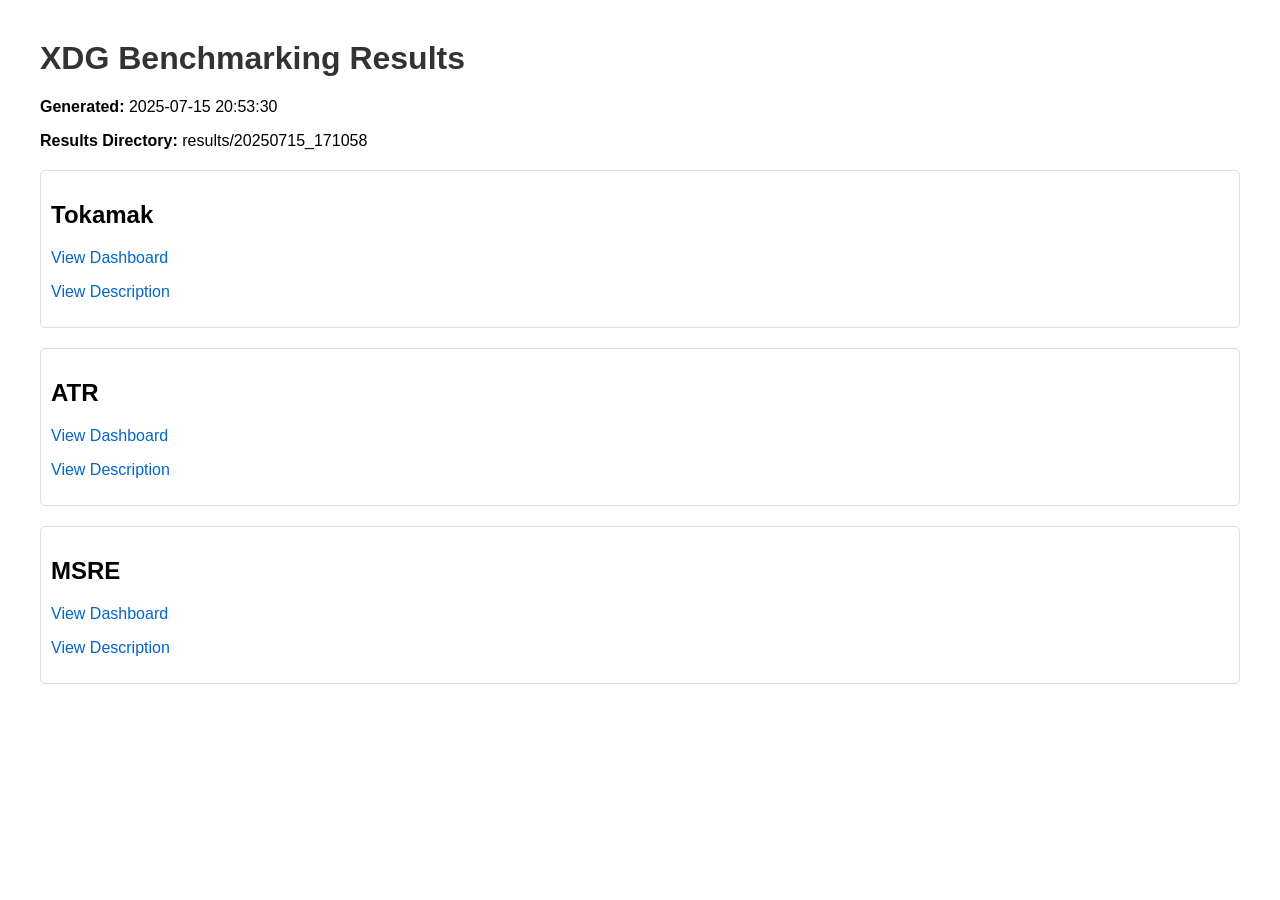
<file: results/20250715_171058/index.html>
<!DOCTYPE html>
<html>
<head>
<title>XDG Benchmarking Results</title>
<style>
body { font-family: Arial, sans-serif; margin: 40px; }
h1 { color: #333; }
a { color: #0066cc; text-decoration: none; }
a:hover { text-decoration: underline; }
.model { margin: 20px 0; padding: 10px; border: 1px solid #ddd; border-radius: 5px; }
</style>
</head>
<body>
<h1>XDG Benchmarking Results</h1>
<p><strong>Generated:</strong> 2025-07-15 20:53:30</p>
<p><strong>Results Directory:</strong> results/20250715_171058</p>

<div class="model">
<h2>Tokamak</h2>
<p><a href="results/20250715_171058/dashboards/tokamak.html">View Dashboard</a></p>
<p><a href="results/20250715_171058/dashboards/tokamak_description.html">View Description</a></p>
</div>
<div class="model">
<h2>ATR</h2>
<p><a href="results/20250715_171058/dashboards/atr.html">View Dashboard</a></p>
<p><a href="results/20250715_171058/dashboards/atr_description.html">View Description</a></p>
</div>
<div class="model">
<h2>MSRE</h2>
<p><a href="results/20250715_171058/dashboards/msre.html">View Dashboard</a></p>
<p><a href="results/20250715_171058/dashboards/msre_description.html">View Description</a></p>
</div>
</body>
</html>
</file>
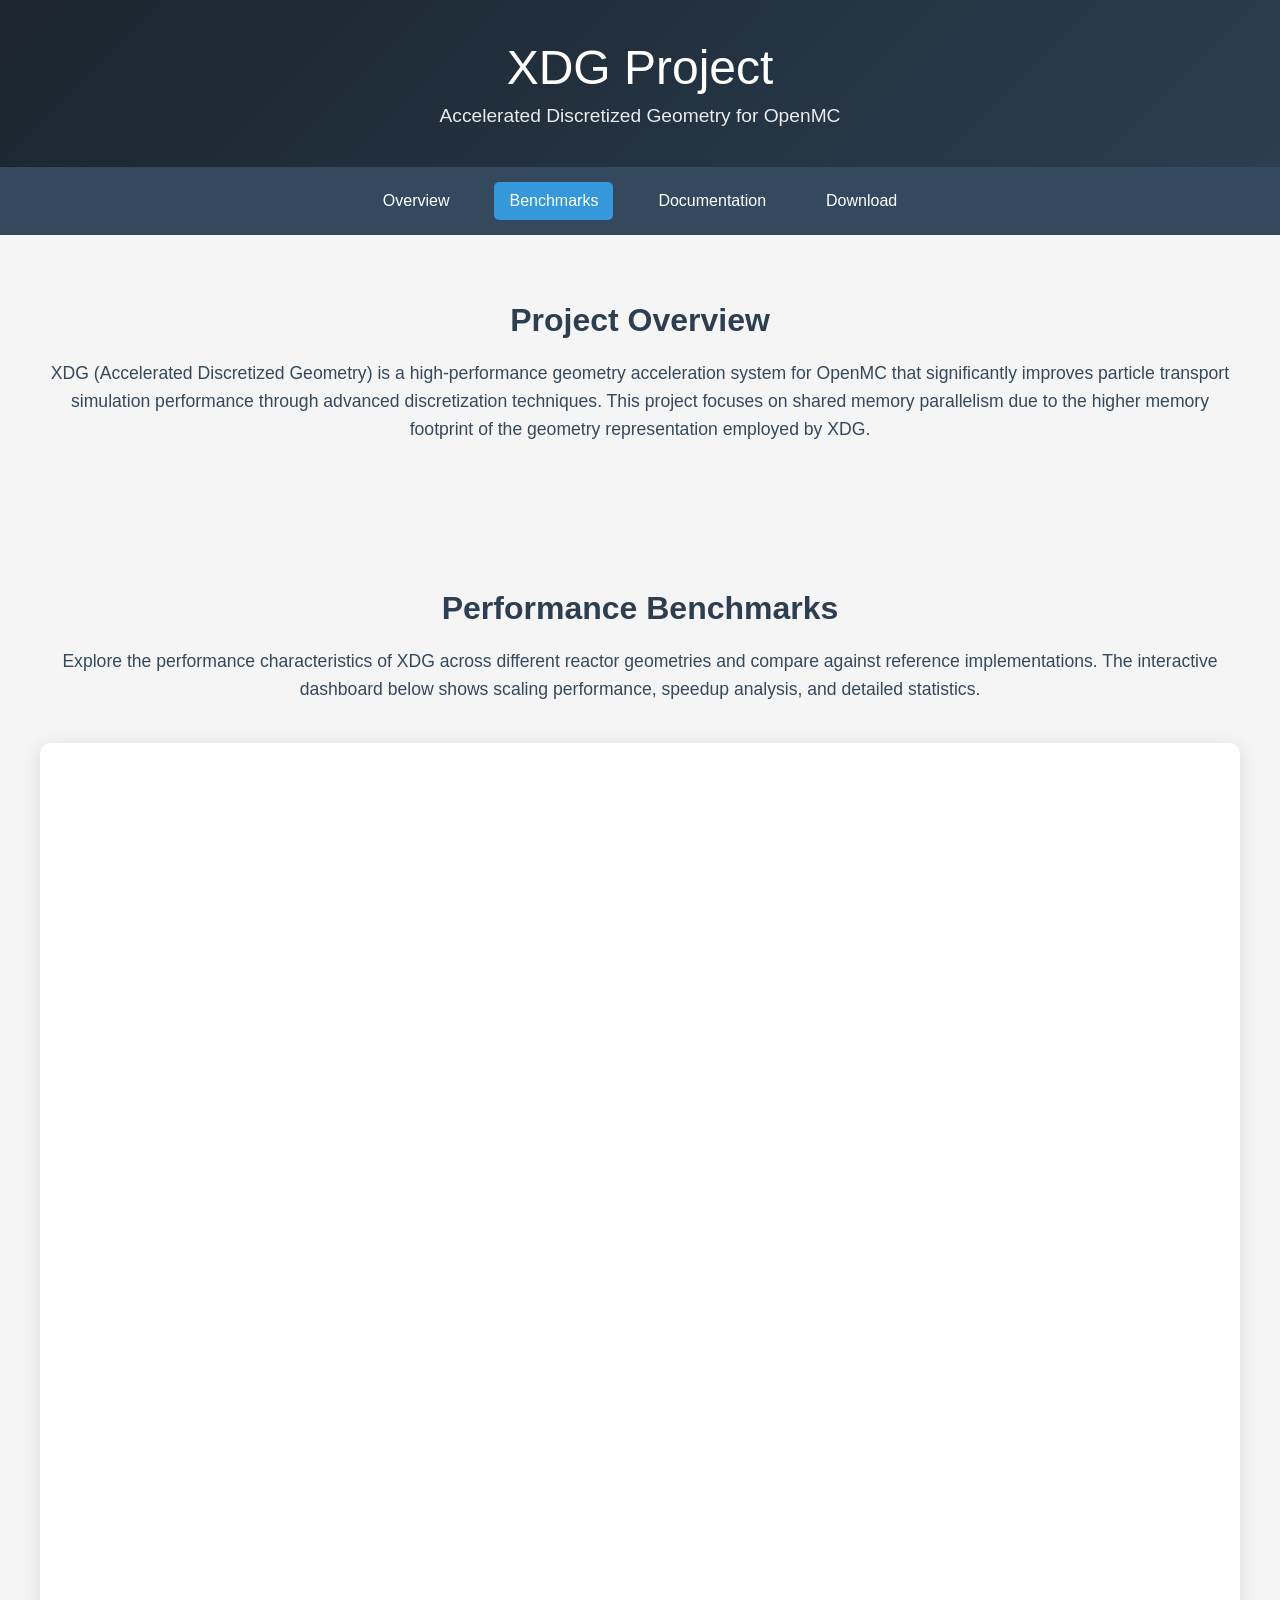
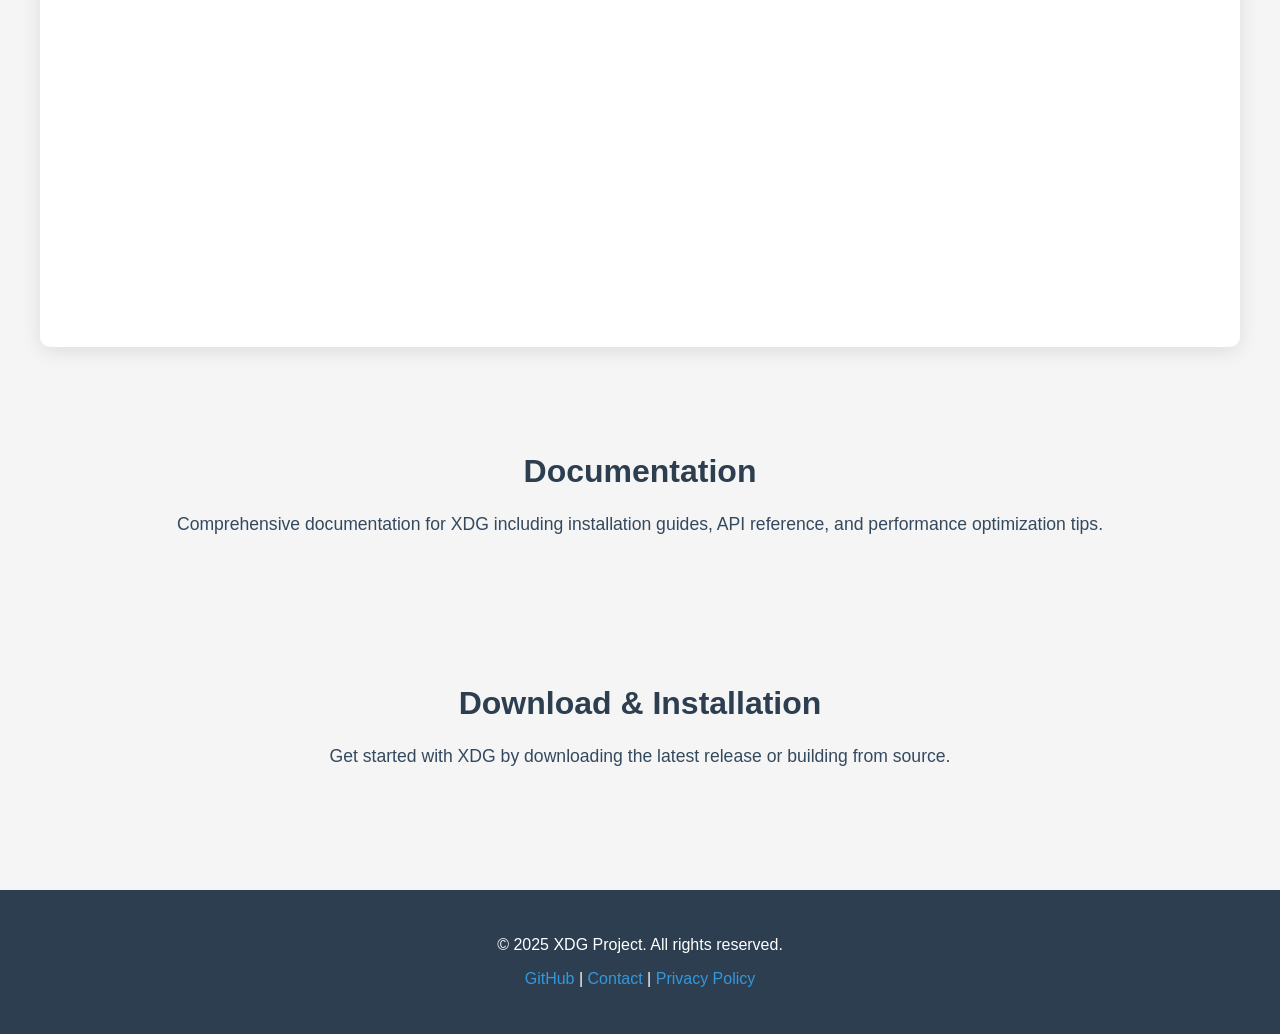
<file: embed_example.html>
<!DOCTYPE html>
<html lang="en">
<head>
    <meta charset="UTF-8">
    <meta name="viewport" content="width=device-width, initial-scale=1.0">
    <title>XDG Project - Benchmarking Results</title>
    <style>
        body {
            font-family: 'Segoe UI', Tahoma, Geneva, Verdana, sans-serif;
            margin: 0;
            padding: 0;
            background-color: #f5f5f5;
        }

        .page-header {
            background: linear-gradient(135deg, #1a252f 0%, #2c3e50 100%);
            color: white;
            padding: 40px 20px;
            text-align: center;
        }

        .page-title {
            font-size: 3em;
            margin: 0;
            font-weight: 300;
        }

        .page-subtitle {
            font-size: 1.2em;
            margin: 10px 0 0 0;
            opacity: 0.9;
        }

        .nav-bar {
            background: #34495e;
            padding: 15px 20px;
            display: flex;
            justify-content: center;
            gap: 30px;
        }

        .nav-link {
            color: white;
            text-decoration: none;
            padding: 10px 15px;
            border-radius: 5px;
            transition: background-color 0.3s ease;
        }

        .nav-link:hover {
            background: #2c3e50;
        }

        .nav-link.active {
            background: #3498db;
        }

        .content-section {
            padding: 40px 20px;
            max-width: 1200px;
            margin: 0 auto;
        }

        .section-title {
            font-size: 2em;
            color: #2c3e50;
            margin-bottom: 20px;
            text-align: center;
        }

        .section-description {
            font-size: 1.1em;
            color: #34495e;
            text-align: center;
            margin-bottom: 40px;
            line-height: 1.6;
        }

        .dashboard-embed {
            background: white;
            border-radius: 10px;
            box-shadow: 0 4px 20px rgba(0,0,0,0.1);
            overflow: hidden;
        }

        .footer {
            background: #2c3e50;
            color: white;
            text-align: center;
            padding: 30px 20px;
            margin-top: 40px;
        }

        .footer a {
            color: #3498db;
            text-decoration: none;
        }

        .footer a:hover {
            text-decoration: underline;
        }
    </style>
</head>
<body>
    <!-- Page Header -->
    <header class="page-header">
        <h1 class="page-title">XDG Project</h1>
        <p class="page-subtitle">Accelerated Discretized Geometry for OpenMC</p>
    </header>

    <!-- Navigation -->
    <nav class="nav-bar">
        <a href="#overview" class="nav-link">Overview</a>
        <a href="#benchmarks" class="nav-link active">Benchmarks</a>
        <a href="#documentation" class="nav-link">Documentation</a>
        <a href="#download" class="nav-link">Download</a>
    </nav>

    <!-- Main Content -->
    <main>
        <!-- Overview Section -->
        <section id="overview" class="content-section">
            <h2 class="section-title">Project Overview</h2>
            <p class="section-description">
                XDG (Accelerated Discretized Geometry) is a high-performance geometry acceleration system
                for OpenMC that significantly improves particle transport simulation performance through
                advanced discretization techniques. This project focuses on shared memory parallelism
                due to the higher memory footprint of the geometry representation employed by XDG.
            </p>
        </section>

        <!-- Benchmarking Section -->
        <section id="benchmarks" class="content-section">
            <h2 class="section-title">Performance Benchmarks</h2>
            <p class="section-description">
                Explore the performance characteristics of XDG across different reactor geometries and
                compare against reference implementations. The interactive dashboard below shows scaling
                performance, speedup analysis, and detailed statistics.
            </p>

            <!-- Dashboard Embed -->
            <div class="dashboard-embed">
                <iframe
                    src="http://localhost:8050"
                    width="100%"
                    height="1200px"
                    frameborder="0"
                    style="border: none;">
                </iframe>
            </div>
        </section>

        <!-- Documentation Section -->
        <section id="documentation" class="content-section">
            <h2 class="section-title">Documentation</h2>
            <p class="section-description">
                Comprehensive documentation for XDG including installation guides, API reference,
                and performance optimization tips.
            </p>
            <!-- Add documentation links here -->
        </section>

        <!-- Download Section -->
        <section id="download" class="content-section">
            <h2 class="section-title">Download & Installation</h2>
            <p class="section-description">
                Get started with XDG by downloading the latest release or building from source.
            </p>
            <!-- Add download links here -->
        </section>
    </main>

    <!-- Footer -->
    <footer class="footer">
        <p>&copy; 2025 XDG Project. All rights reserved.</p>
        <p>
            <a href="https://github.com/xdg-project">GitHub</a> |
            <a href="mailto:contact@xdg-project.org">Contact</a> |
            <a href="/privacy">Privacy Policy</a>
        </p>
    </footer>
</body>
</html>
</file>
<file: docs/assets/dashboard.css>
/* Global fixes for infinite scroll issues */
html, body {
    margin: 0;
    padding: 0;
    overflow-x: hidden;
    height: 100%;
    max-height: 100vh;
}

/* Prevent Plotly from growing indefinitely */
.plotly-graph-div {
    max-height: 400px !important;
}

.js-plotly-plot {
    max-height: 400px !important;
}

/* XDG Benchmarking Dashboard Styles */

.dashboard-container {
    font-family: 'Segoe UI', Tahoma, Geneva, Verdana, sans-serif;
    max-width: 1400px;
    margin: 0 auto;
    padding: 20px;
    background-color: #f8f9fa;
    border-radius: 8px;
    box-shadow: 0 2px 10px rgba(0,0,0,0.1);
    min-height: 100vh;
    overflow-x: hidden;
}

/* Header Styles */
.dashboard-header {
    background: linear-gradient(135deg, #2c3e50 0%, #34495e 100%);
    color: white;
    padding: 20px;
    border-radius: 8px;
    margin-bottom: 20px;
    display: flex;
    justify-content: space-between;
    align-items: center;
    flex-wrap: wrap;
}

.header-left {
    display: flex;
    align-items: center;
    gap: 15px;
}

.xdg-logo {
    height: 60px;
    width: auto;
}

.header-text {
    display: flex;
    flex-direction: column;
}

.dashboard-title {
    margin: 0;
    font-size: 2.2em;
    font-weight: 300;
    color: white;
}

.dashboard-subtitle {
    margin: 5px 0 0 0;
    font-size: 1.1em;
    color: #ecf0f1;
    opacity: 0.9;
}

.header-controls {
    display: flex;
    align-items: center;
    gap: 15px;
}

.refresh-btn {
    background: #3498db;
    color: white;
    border: none;
    padding: 10px 15px;
    border-radius: 5px;
    cursor: pointer;
    font-size: 14px;
    display: flex;
    align-items: center;
    gap: 8px;
    transition: background-color 0.3s ease;
}

.refresh-btn:hover {
    background: #2980b9;
}

.last-updated {
    font-size: 12px;
    color: #bdc3c7;
    font-style: italic;
}

/* Filters Section */
.filters-section {
    background: white;
    padding: 20px;
    border-radius: 8px;
    margin-bottom: 20px;
    box-shadow: 0 1px 3px rgba(0,0,0,0.1);
}

.filters-title {
    margin: 0 0 15px 0;
    color: #2c3e50;
    font-size: 1.3em;
    font-weight: 600;
}

.filters-container {
    display: grid;
    grid-template-columns: repeat(auto-fit, minmax(200px, 1fr));
    gap: 15px;
}

.filter-group {
    display: flex;
    flex-direction: column;
}

.filter-label {
    font-weight: 600;
    color: #34495e;
    margin-bottom: 5px;
    font-size: 14px;
}

.filter-dropdown {
    width: 100%;
}

/* Ensure dropdown text is readable */
.filter-dropdown .Select-control {
    color: #2c3e50 !important;
}

.filter-dropdown .Select-value-label {
    color: #2c3e50 !important;
    font-weight: 500;
}

.filter-dropdown .Select-placeholder {
    color: #7f8c8d !important;
}

.filter-dropdown .Select-option {
    color: #2c3e50 !important;
    background-color: white;
}

.filter-dropdown .Select-option:hover {
    background-color: #ecf0f1;
}

.filter-dropdown .Select-option.is-selected {
    background-color: #3498db;
    color: white !important;
}

.filter-dropdown .Select-option.is-focused {
    background-color: #3498db;
    color: white !important;
}

/* For newer Dash versions with different dropdown styling */
.filter-dropdown .dash-dropdown {
    color: #2c3e50 !important;
}

.filter-dropdown .dash-dropdown .Select-control {
    color: #2c3e50 !important;
}

.filter-dropdown .dash-dropdown .Select-value-label {
    color: #2c3e50 !important;
    font-weight: 500;
}

/* Additional dropdown text styling for various Dash versions */
.filter-dropdown .dash-dropdown .Select-value {
    color: #2c3e50 !important;
}

.filter-dropdown .dash-dropdown .Select-input {
    color: #2c3e50 !important;
}

.filter-dropdown .dash-dropdown .Select-input input {
    color: #2c3e50 !important;
}

/* Ensure dropdown text is visible in all states */
.filter-dropdown .Select-control .Select-value .Select-value-label {
    color: #2c3e50 !important;
    font-weight: 500;
}

.filter-dropdown .Select-control .Select-input > input {
    color: #2c3e50 !important;
}

/* More aggressive dropdown text styling */
.filter-dropdown * {
    color: #2c3e50 !important;
}

.filter-dropdown .Select-control {
    color: #2c3e50 !important;
}

.filter-dropdown .Select-control * {
    color: #2c3e50 !important;
}

.filter-dropdown .Select-menu-outer {
    color: #2c3e50 !important;
}

.filter-dropdown .Select-menu-outer * {
    color: #2c3e50 !important;
}

.filter-dropdown .Select-option {
    color: #2c3e50 !important;
    background-color: white !important;
}

.filter-dropdown .Select-option:hover {
    background-color: #ecf0f1 !important;
    color: #2c3e50 !important;
}

.filter-dropdown .Select-option.is-selected {
    background-color: #3498db !important;
    color: white !important;
}

.filter-dropdown .Select-option.is-focused {
    background-color: #3498db !important;
    color: white !important;
}

/* Force all dropdown text to be dark */
.filter-dropdown .Select-value-label,
.filter-dropdown .Select-input,
.filter-dropdown .Select-input input,
.filter-dropdown .Select-option,
.filter-dropdown .Select-placeholder {
    color: #2c3e50 !important;
    font-weight: 500 !important;
}

/* Override any light text colors */
.filter-dropdown [style*="color:"] {
    color: #2c3e50 !important;
}

/* Target Dash-specific dropdown elements */
.dash-dropdown .Select-control,
.dash-dropdown .Select-control *,
.dash-dropdown .Select-menu-outer,
.dash-dropdown .Select-menu-outer *,
.dash-dropdown .Select-option,
.dash-dropdown .Select-value-label,
.dash-dropdown .Select-input,
.dash-dropdown .Select-input input {
    color: #2c3e50 !important;
    font-weight: 500 !important;
}

/* Force all text in dropdowns to be dark */
.Select-control,
.Select-control *,
.Select-menu-outer,
.Select-menu-outer *,
.Select-option,
.Select-value-label,
.Select-input,
.Select-input input {
    color: #2c3e50 !important;
}

/* Ensure dropdown options are readable */
.Select-option {
    color: #2c3e50 !important;
    background-color: white !important;
}

.Select-option:hover {
    background-color: #ecf0f1 !important;
    color: #2c3e50 !important;
}

.Select-option.is-selected {
    background-color: #3498db !important;
    color: white !important;
}

.Select-option.is-focused {
    background-color: #3498db !important;
    color: white !important;
}

/* Charts Section */
.charts-row {
    display: grid;
    grid-template-columns: 1fr 1fr;
    gap: 20px;
    margin-bottom: 20px;
}

.chart-section {
    background: white;
    padding: 20px;
    border-radius: 8px;
    box-shadow: 0 1px 3px rgba(0,0,0,0.1);
}

.chart-title {
    margin: 0 0 15px 0;
    color: #2c3e50;
    font-size: 1.2em;
    font-weight: 600;
}

.chart-container {
    height: 400px !important;
    max-height: 400px !important;
    overflow: hidden;
}

/* Force Plotly charts to respect container height */
.chart-container .js-plotly-plot {
    height: 400px !important;
    max-height: 400px !important;
}

.chart-container .plotly-graph-div {
    height: 400px !important;
    max-height: 400px !important;
}

/* Summary Section */
.summary-container {
    background: #ecf0f1;
    padding: 15px;
    border-radius: 5px;
    max-height: 400px;
    overflow-y: auto;
    overflow-x: hidden;
}

.summary-section {
    margin: 15px 0 10px 0;
    color: #2c3e50;
    font-size: 1.1em;
    font-weight: 600;
    border-bottom: 2px solid #3498db;
    padding-bottom: 5px;
}

.summary-container p {
    margin: 5px 0;
    color: #34495e;
    font-size: 14px;
}

/* Table Section */
.table-section {
    background: white;
    padding: 20px;
    border-radius: 8px;
    box-shadow: 0 1px 3px rgba(0,0,0,0.1);
}

.table-container {
    max-height: 400px;
    overflow-y: auto;
    overflow-x: hidden;
}

/* Static HTML table styling */
.data-table {
    width: 100%;
    border-collapse: collapse;
    font-size: 14px;
    font-family: 'Segoe UI', Tahoma, Geneva, Verdana, sans-serif;
}

.data-table th {
    background-color: #2c3e50;
    color: white;
    font-weight: bold;
    padding: 10px;
    text-align: left;
    position: sticky;
    top: 0;
}

.data-table td {
    padding: 8px 10px;
    border-bottom: 1px solid #ecf0f1;
    color: #2c3e50;
}

.data-table tr:nth-child(even) {
    background-color: #f8f9fa;
}

.data-table tr:hover {
    background-color: #ecf0f1;
}

/* Ensure table text is readable */
.table-container .dash-table-container {
    color: #2c3e50 !important;
}

.table-container .dash-spreadsheet-container {
    color: #2c3e50 !important;
}

.table-container .dash-spreadsheet-inner {
    color: #2c3e50 !important;
}

.table-container .dash-spreadsheet-inner td {
    color: #2c3e50 !important;
    font-weight: 500;
}

.table-container .dash-spreadsheet-inner th {
    color: white !important;
    font-weight: bold;
}

/* Responsive Design */
@media (max-width: 768px) {
    .dashboard-container {
        padding: 10px;
    }

    .dashboard-header {
        flex-direction: column;
        text-align: center;
        gap: 15px;
    }

    .header-left {
        flex-direction: column;
        text-align: center;
        gap: 10px;
    }

    .xdg-logo {
        height: 40px;
    }

    .dashboard-title {
        font-size: 1.8em;
    }

    .charts-row {
        grid-template-columns: 1fr;
    }

    .filters-container {
        grid-template-columns: 1fr;
    }

    .chart-container {
        height: 300px;
    }
}

/* Dark mode support */
@media (prefers-color-scheme: dark) {
    .dashboard-container {
        background-color: #2c3e50;
        color: #ecf0f1;
    }

    .filters-section,
    .chart-section,
    .table-section {
        background: #34495e;
        color: #ecf0f1;
    }

    .summary-container {
        background: #2c3e50;
        color: #ecf0f1;
    }

    .filter-label {
        color: #ecf0f1;
    }

    .chart-title {
        color: #ecf0f1;
    }

    .summary-section {
        color: #ecf0f1;
    }

    .summary-container p {
        color: #bdc3c7;
    }
}

/* Print styles */
@media print {
    .dashboard-container {
        box-shadow: none;
        background: white;
    }

    .dashboard-header {
        background: #2c3e50 !important;
        -webkit-print-color-adjust: exact;
    }

    .refresh-btn {
        display: none;
    }

    .chart-container {
        height: 300px;
        page-break-inside: avoid;
    }
}
</file>
